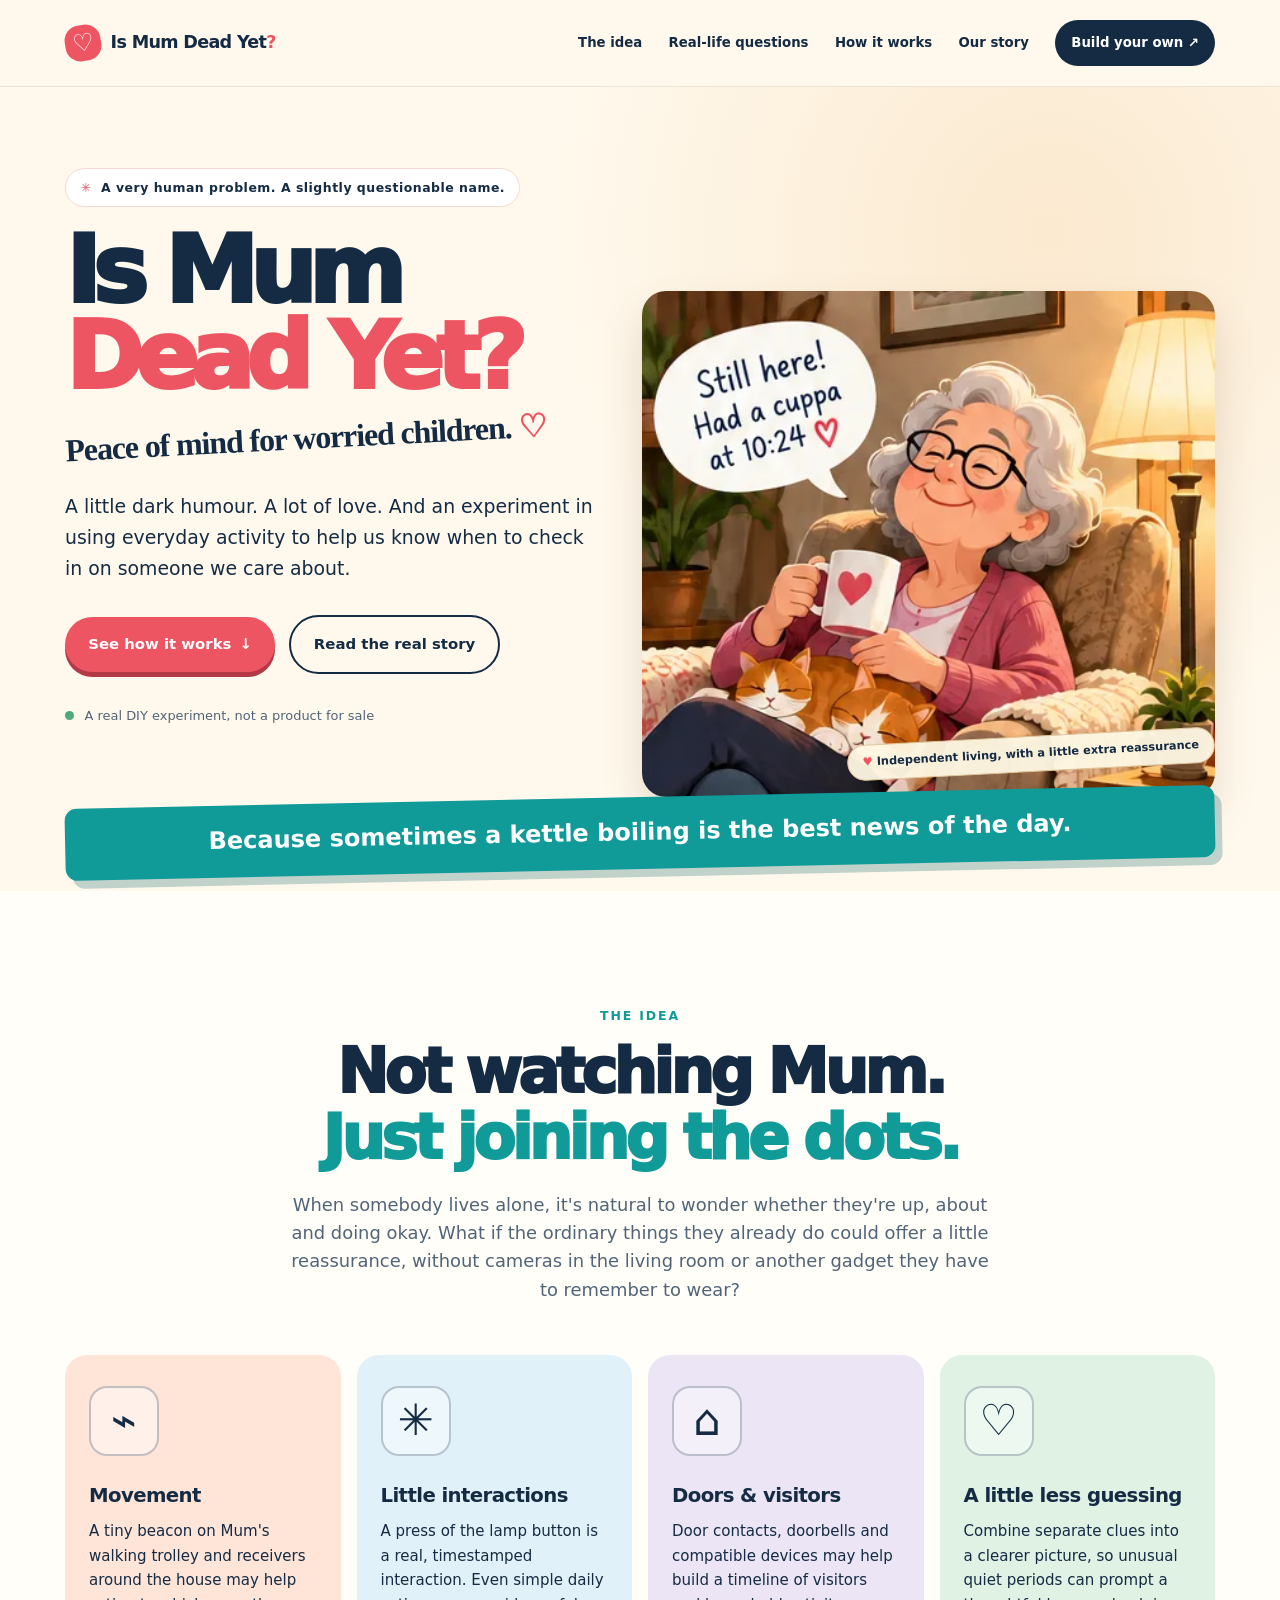
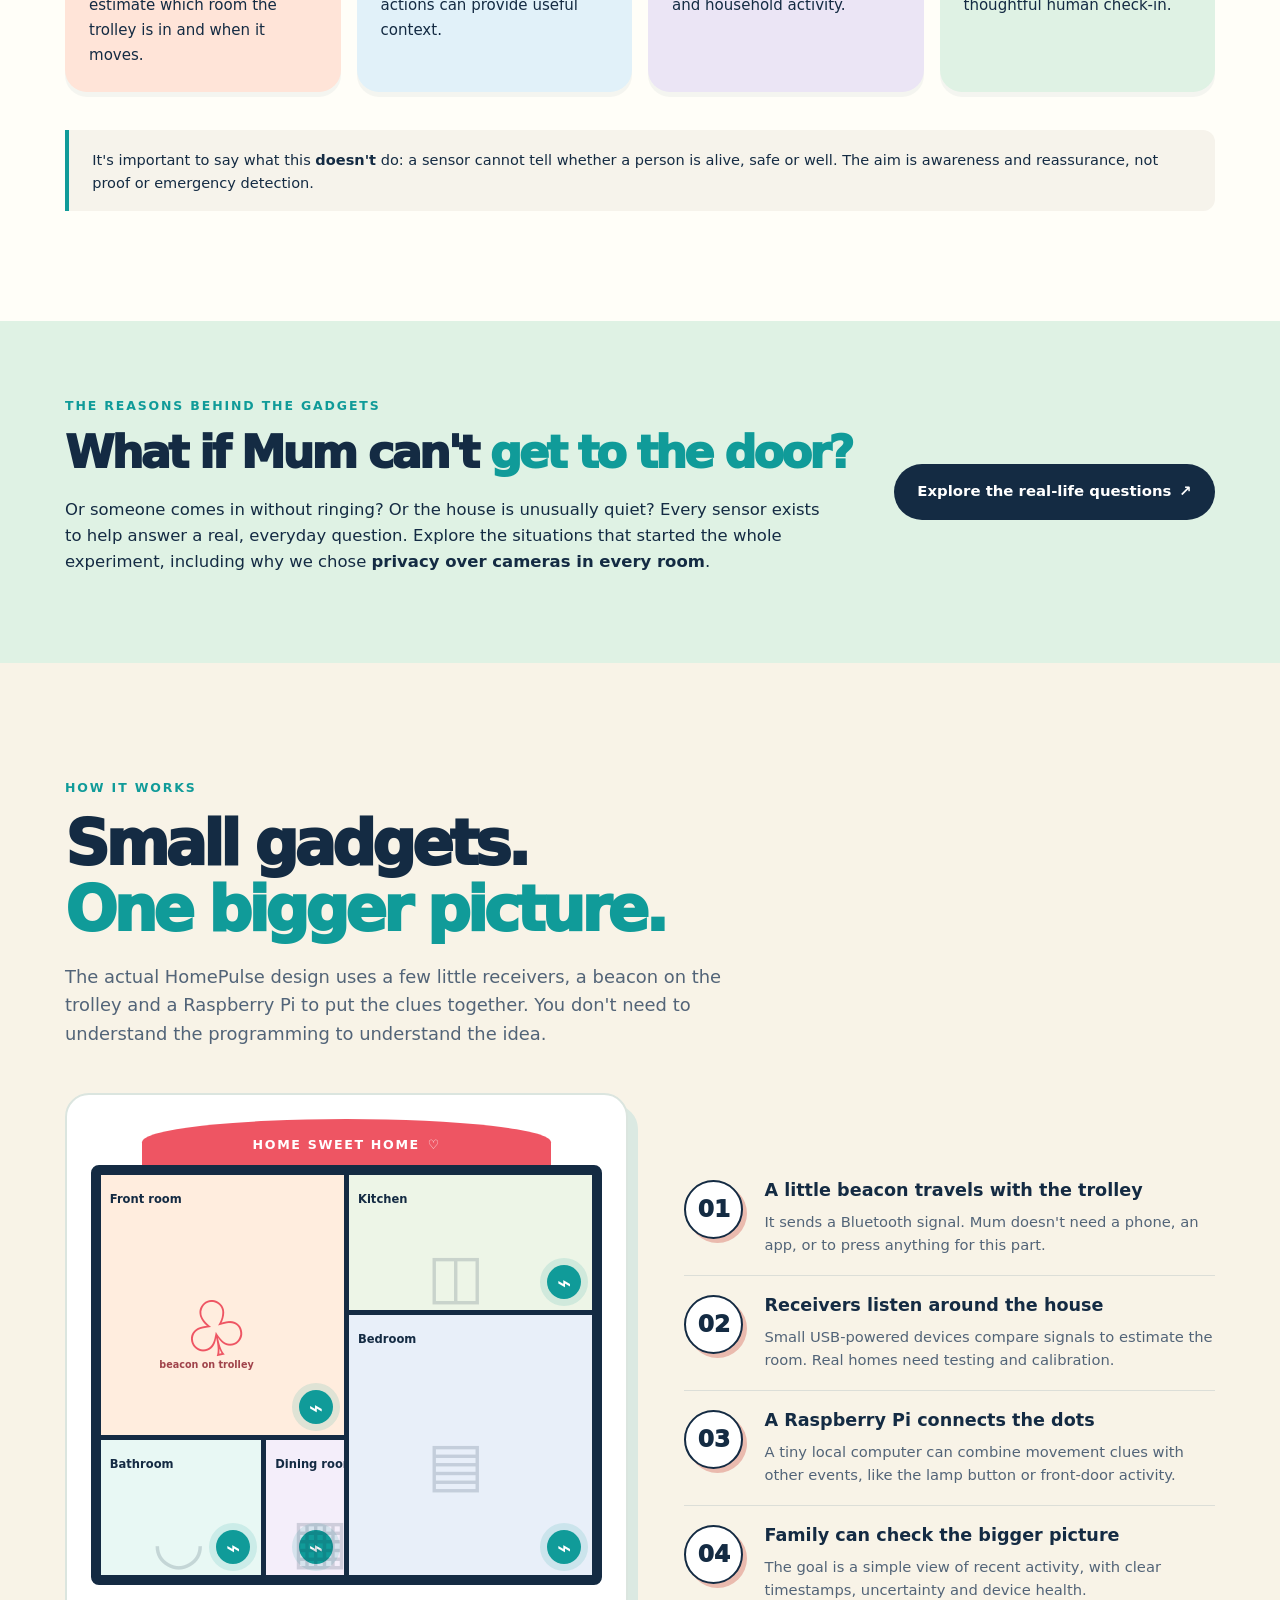
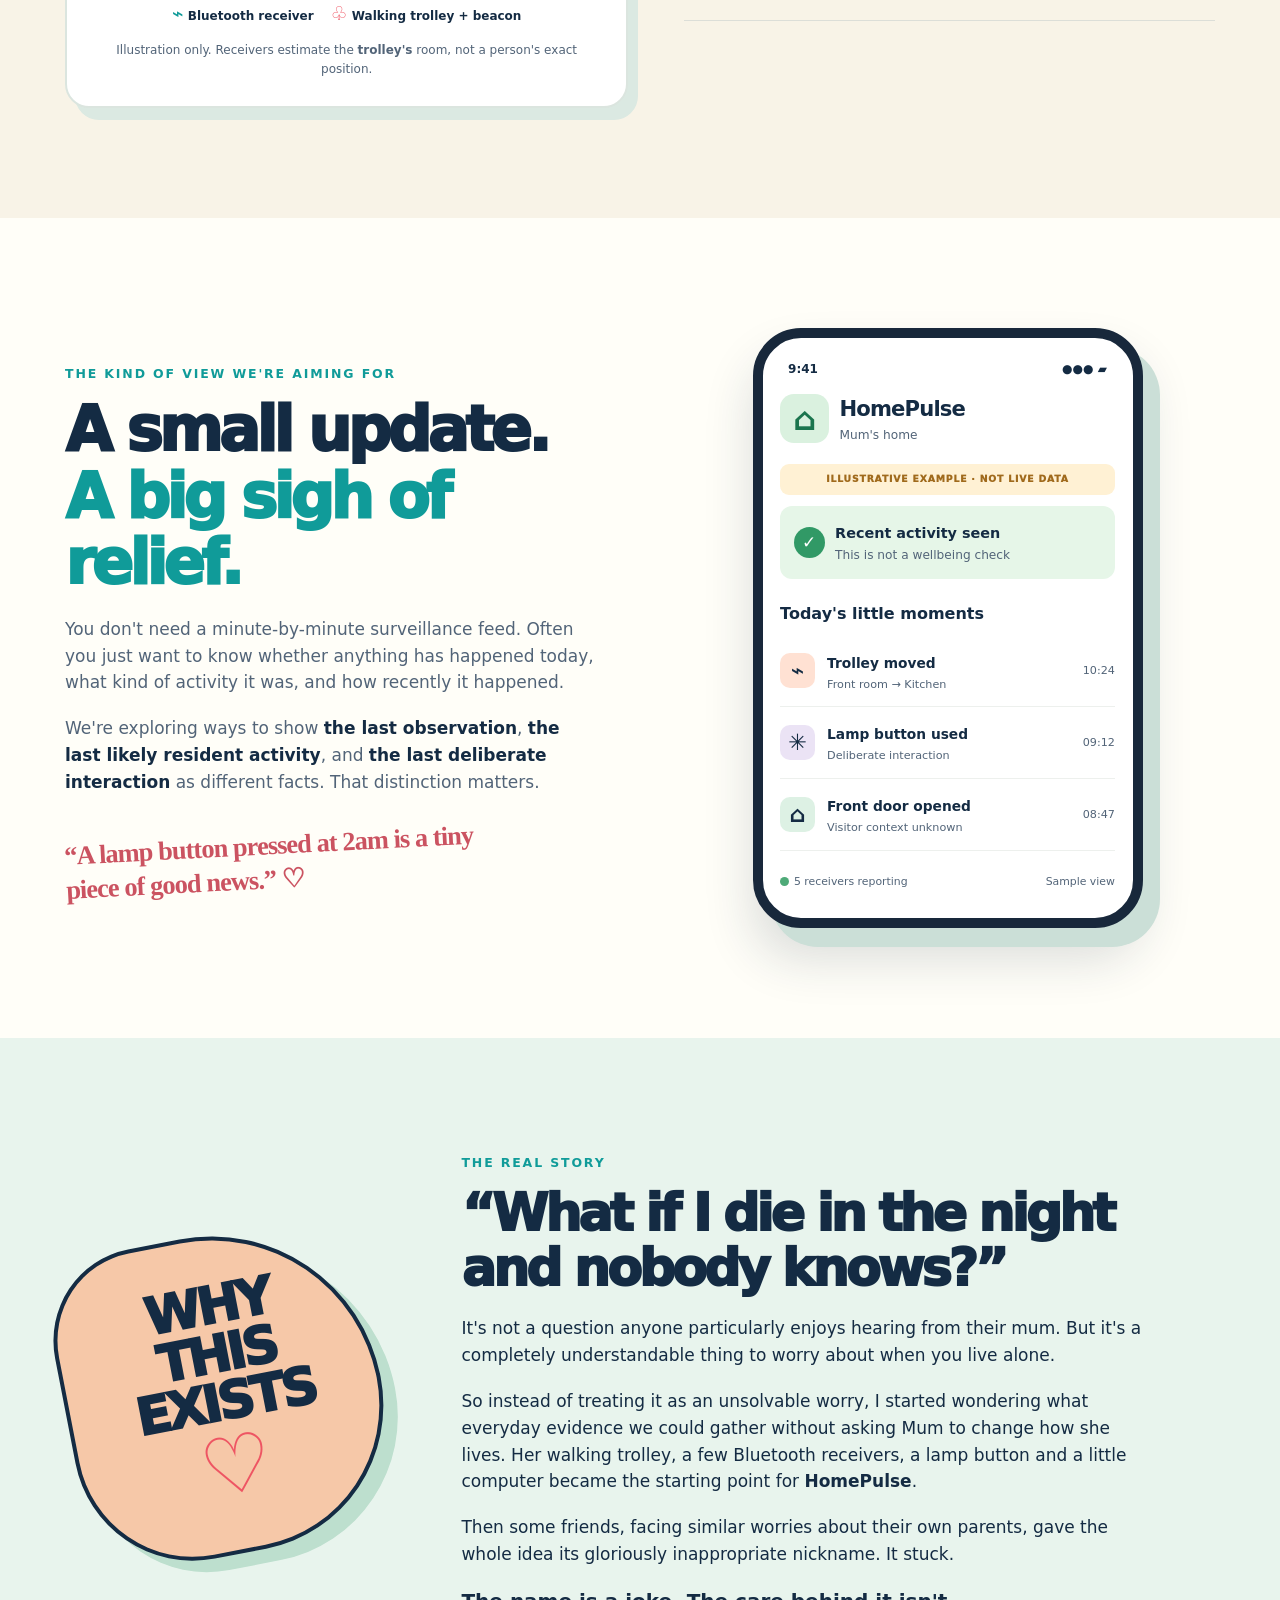
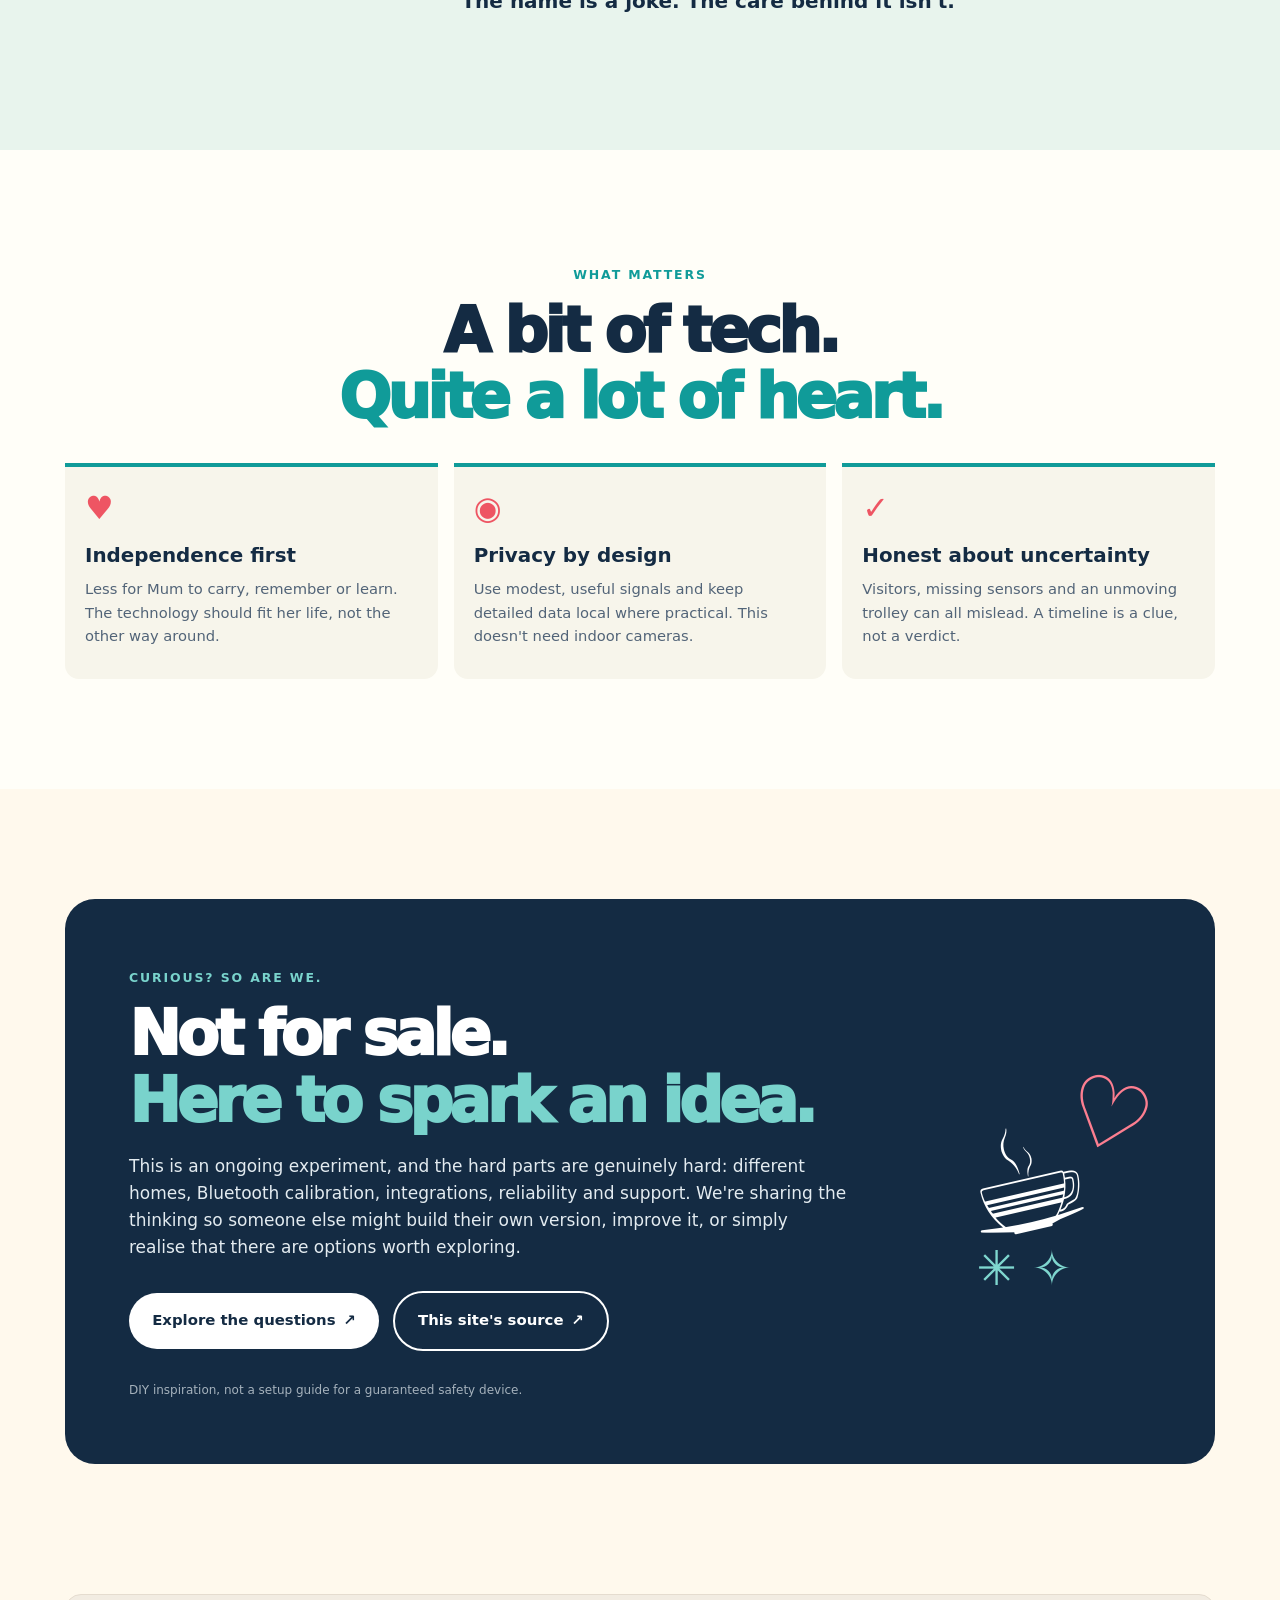
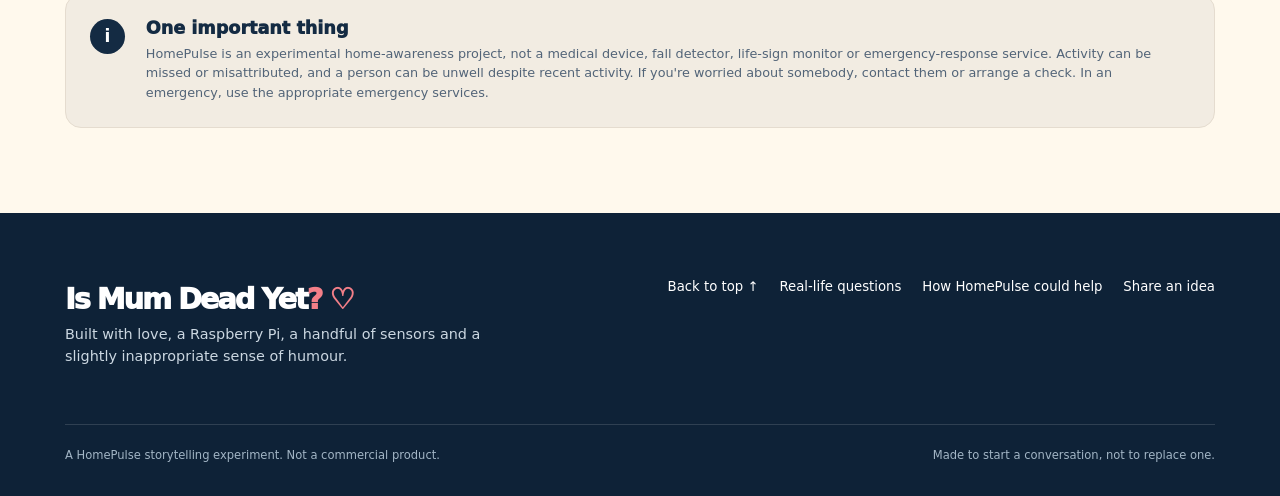
<file: index.html>
<!doctype html>
<html lang="en-GB">
<head>
  <meta charset="utf-8">
  <meta name="viewport" content="width=device-width, initial-scale=1">
  <meta name="theme-color" content="#fff9ed">
  <meta name="description" content="Is Mum Dead Yet? An affectionately irreverent DIY project about finding everyday signs of activity and a little peace of mind when someone you love lives alone.">
  <meta property="og:type" content="website">
  <meta property="og:title" content="Is Mum Dead Yet? | A little dark humour. A lot of love.">
  <meta property="og:description" content="A home-awareness experiment, inspired by one mum's very reasonable question.">
  <link rel="icon" type="image/svg+xml" href="assets/favicon.svg">
  <link rel="stylesheet" href="styles.css">
  <link rel="stylesheet" href="questions.css">
  <title>Is Mum Dead Yet? | The HomePulse experiment</title>
</head>
<body>
  <a class="skip-link" href="#main">Skip to content</a>
  <header class="site-header">
    <div class="shell header-inner">
      <a class="wordmark" href="#top" aria-label="Is Mum Dead Yet? home"><span class="pulse-mark" aria-hidden="true">♡</span> <span>Is Mum Dead Yet<span class="accent">?</span></span></a>
      <nav class="nav" aria-label="Main navigation">
        <a href="#idea">The idea</a>
        <a href="questions.html">Real-life questions</a>
        <a href="#how-it-works">How it works</a>
        <a href="#story">Our story</a>
        <a class="nav-pill" href="#build">Build your own <span aria-hidden="true">↗</span></a>
      </nav>
    </div>
  </header>

  <main id="main">
    <section class="hero" id="top" aria-labelledby="hero-title">
      <div class="shell hero-grid">
        <div class="hero-copy">
          <div class="eyebrow"><span class="sparkle" aria-hidden="true">✳</span> A very human problem. A slightly questionable name.</div>
          <h1 id="hero-title">Is Mum <span>Dead Yet?</span></h1>
          <p class="handwritten hero-aside">Peace of mind for worried children. <span aria-hidden="true">♡</span></p>
          <p class="hero-lead">A little dark humour. A lot of love. And an experiment in using everyday activity to help us know when to check in on someone we care about.</p>
          <div class="button-row">
            <a class="button primary" href="#how-it-works">See how it works <span aria-hidden="true">↓</span></a>
            <a class="button secondary" href="#story">Read the real story</a>
          </div>
          <p class="status-line"><span class="status-dot" aria-hidden="true"></span> A real DIY experiment, not a product for sale</p>
        </div>
        <div class="hero-art">
          
          <img src="assets/hero-original-grandma.webp" width="452" height="399" alt="The original poster illustration: a smiling silver-haired grandmother with glasses, enjoying a cup of tea in her armchair with two sleeping ginger cats and a speech bubble saying Still here! Had a cuppa.">
          <span class="art-caption"><span aria-hidden="true">♥</span> Independent living, with a little extra reassurance</span>
        </div>
      </div>
      <div class="shell"><div class="hero-ribbon">Because sometimes a kettle boiling is the best news of the day.</div></div>
    </section>

    <section class="section intro" id="idea" aria-labelledby="idea-title">
      <div class="shell">
        <div class="section-heading centered">
          <span class="kicker">THE IDEA</span>
          <h2 id="idea-title">Not watching Mum.<br><em>Just joining the dots.</em></h2>
          <p>When somebody lives alone, it's natural to wonder whether they're up, about and doing okay. What if the ordinary things they already do could offer a little reassurance, without cameras in the living room or another gadget they have to remember to wear?</p>
        </div>
        <div class="feature-grid">
          <article class="feature peach">
            <div class="icon-circle" aria-hidden="true">⌁</div>
            <h3>Movement</h3>
            <p>A tiny beacon on Mum's walking trolley and receivers around the house may help estimate which room the trolley is in and when it moves.</p>
          </article>
          <article class="feature blue">
            <div class="icon-circle" aria-hidden="true">✳</div>
            <h3>Little interactions</h3>
            <p>A press of the lamp button is a real, timestamped interaction. Even simple daily actions can provide useful context.</p>
          </article>
          <article class="feature lilac">
            <div class="icon-circle" aria-hidden="true">⌂</div>
            <h3>Doors & visitors</h3>
            <p>Door contacts, doorbells and compatible devices may help build a timeline of visitors and household activity.</p>
          </article>
          <article class="feature mint">
            <div class="icon-circle" aria-hidden="true">♡</div>
            <h3>A little less guessing</h3>
            <p>Combine separate clues into a clearer picture, so unusual quiet periods can prompt a thoughtful human check-in.</p>
          </article>
        </div>
        <p class="caveat">It's important to say what this <strong>doesn't</strong> do: a sensor cannot tell whether a person is alive, safe or well. The aim is awareness and reassurance, not proof or emergency detection.</p>
      </div>
    </section>

    <section class="q-home-teaser" id="real-life-questions" aria-labelledby="question-teaser-title">
      <div class="shell q-home-teaser-grid">
        <div>
          <span class="kicker">THE REASONS BEHIND THE GADGETS</span>
          <h2 id="question-teaser-title">What if Mum can't <em>get to the door?</em></h2>
          <p>Or someone comes in without ringing? Or the house is unusually quiet? Every sensor exists to help answer a real, everyday question. Explore the situations that started the whole experiment, including why we chose <strong>privacy over cameras in every room</strong>.</p>
        </div>
        <a class="button" href="questions.html">Explore the real-life questions <span aria-hidden="true">↗</span></a>
      </div>
    </section>

    <section class="section how-section" id="how-it-works" aria-labelledby="how-title">
      <div class="shell">
        <div class="section-heading">
          <span class="kicker">HOW IT WORKS</span>
          <h2 id="how-title">Small gadgets.<br><em>One bigger picture.</em></h2>
          <p>The actual HomePulse design uses a few little receivers, a beacon on the trolley and a Raspberry Pi to put the clues together. You don't need to understand the programming to understand the idea.</p>
        </div>
        <div class="how-grid">
          <div class="house-card" role="img" aria-label="Illustrative house layout with Bluetooth receivers in five rooms and a walking trolley carrying a Bluetooth beacon in the front room.">
            <div class="house-roof"><span>HOME SWEET HOME</span> <span aria-hidden="true">♡</span></div>
            <div class="floorplan">
              <div class="room room-front"><span class="room-label">Front room</span><span class="sensor" aria-hidden="true">⌁</span><span class="trolley" aria-hidden="true">♧</span><span class="beacon-label">beacon on trolley</span></div>
              <div class="room room-kitchen"><span class="room-label">Kitchen</span><span class="sensor" aria-hidden="true">⌁</span><span class="room-doodle" aria-hidden="true">◫</span></div>
              <div class="room room-bedroom"><span class="room-label">Bedroom</span><span class="sensor" aria-hidden="true">⌁</span><span class="room-doodle" aria-hidden="true">▤</span></div>
              <div class="room room-bath"><span class="room-label">Bathroom</span><span class="sensor" aria-hidden="true">⌁</span><span class="room-doodle" aria-hidden="true">◡</span></div>
              <div class="room room-dining"><span class="room-label">Dining room</span><span class="sensor" aria-hidden="true">⌁</span><span class="room-doodle" aria-hidden="true">▦</span></div>
            </div>
            <p class="diagram-key"><span class="sensor mini" aria-hidden="true">⌁</span> Bluetooth receiver &nbsp;&nbsp; <span class="trolley mini" aria-hidden="true">♧</span> Walking trolley + beacon</p>
            <p class="diagram-note">Illustration only. Receivers estimate the <strong>trolley's</strong> room, not a person's exact position.</p>
          </div>
          <div class="steps">
            <article class="step"><span class="step-number">01</span><div><h3>A little beacon travels with the trolley</h3><p>It sends a Bluetooth signal. Mum doesn't need a phone, an app, or to press anything for this part.</p></div></article>
            <article class="step"><span class="step-number">02</span><div><h3>Receivers listen around the house</h3><p>Small USB-powered devices compare signals to estimate the room. Real homes need testing and calibration.</p></div></article>
            <article class="step"><span class="step-number">03</span><div><h3>A Raspberry Pi connects the dots</h3><p>A tiny local computer can combine movement clues with other events, like the lamp button or front-door activity.</p></div></article>
            <article class="step"><span class="step-number">04</span><div><h3>Family can check the bigger picture</h3><p>The goal is a simple view of recent activity, with clear timestamps, uncertainty and device health.</p></div></article>
          </div>
        </div>
      </div>
    </section>

    <section class="section dashboard-section" aria-labelledby="dashboard-title">
      <div class="shell dashboard-grid">
        <div class="dashboard-copy">
          <span class="kicker">THE KIND OF VIEW WE'RE AIMING FOR</span>
          <h2 id="dashboard-title">A small update.<br><em>A big sigh of relief.</em></h2>
          <p>You don't need a minute-by-minute surveillance feed. Often you just want to know whether anything has happened today, what kind of activity it was, and how recently it happened.</p>
          <p>We're exploring ways to show <strong>the last observation</strong>, <strong>the last likely resident activity</strong>, and <strong>the last deliberate interaction</strong> as different facts. That distinction matters.</p>
          <div class="quote-tag handwritten">“A lamp button pressed at 2am is a tiny piece of good news.” ♡</div>
        </div>
        <div class="phone-wrap">
          <div class="phone" aria-label="Illustrative mock-up of a possible activity dashboard. Not actual live data.">
            <div class="phone-top"><span>9:41</span><span aria-hidden="true">●●●  ▰</span></div>
            <div class="app-heading"><span class="app-house" aria-hidden="true">⌂</span><div><strong>HomePulse</strong><small>Mum's home</small></div></div>
            <div class="demo-label">ILLUSTRATIVE EXAMPLE · NOT LIVE DATA</div>
            <div class="app-banner"><span class="app-check" aria-hidden="true">✓</span><div><strong>Recent activity seen</strong><small>This is not a wellbeing check</small></div></div>
            <h3>Today's little moments</h3>
            <ul class="event-list">
              <li><span class="event-icon peach-icon" aria-hidden="true">⌁</span><span><strong>Trolley moved</strong><small>Front room → Kitchen</small></span><time>10:24</time></li>
              <li><span class="event-icon lavender-icon" aria-hidden="true">✳</span><span><strong>Lamp button used</strong><small>Deliberate interaction</small></span><time>09:12</time></li>
              <li><span class="event-icon green-icon" aria-hidden="true">⌂</span><span><strong>Front door opened</strong><small>Visitor context unknown</small></span><time>08:47</time></li>
            </ul>
            <div class="phone-foot"><span class="online-dot"></span> 5 receivers reporting <span>Sample view</span></div>
          </div>
        </div>
      </div>
    </section>

    <section class="section story-section" id="story" aria-labelledby="story-title">
      <div class="shell story-grid">
        <div class="story-badge" aria-hidden="true"><span>WHY<br>THIS<br>EXISTS</span><span class="story-heart">♡</span></div>
        <div class="story-copy">
          <span class="kicker">THE REAL STORY</span>
          <h2 id="story-title">“What if I die in the night<br>and nobody knows?”</h2>
          <p>It's not a question anyone particularly enjoys hearing from their mum. But it's a completely understandable thing to worry about when you live alone.</p>
          <p>So instead of treating it as an unsolvable worry, I started wondering what everyday evidence we could gather without asking Mum to change how she lives. Her walking trolley, a few Bluetooth receivers, a lamp button and a little computer became the starting point for <strong>HomePulse</strong>.</p>
          <p>Then some friends, facing similar worries about their own parents, gave the whole idea its gloriously inappropriate nickname. It stuck.</p>
          <p class="story-emphasis">The name is a joke. The care behind it isn't.</p>
        </div>
      </div>
    </section>

    <section class="section principles-section" aria-labelledby="principles-title">
      <div class="shell">
        <div class="section-heading centered compact">
          <span class="kicker">WHAT MATTERS</span>
          <h2 id="principles-title">A bit of tech.<br><em>Quite a lot of heart.</em></h2>
        </div>
        <div class="principles-grid">
          <article><span aria-hidden="true">♥</span><h3>Independence first</h3><p>Less for Mum to carry, remember or learn. The technology should fit her life, not the other way around.</p></article>
          <article><span aria-hidden="true">◉</span><h3>Privacy by design</h3><p>Use modest, useful signals and keep detailed data local where practical. This doesn't need indoor cameras.</p></article>
          <article><span aria-hidden="true">✓</span><h3>Honest about uncertainty</h3><p>Visitors, missing sensors and an unmoving trolley can all mislead. A timeline is a clue, not a verdict.</p></article>
        </div>
      </div>
    </section>

    <section class="section build-section" id="build" aria-labelledby="build-title">
      <div class="shell build-card">
        <div class="build-text">
          <span class="kicker">CURIOUS? SO ARE WE.</span>
          <h2 id="build-title">Not for sale.<br><em>Here to spark an idea.</em></h2>
          <p>This is an ongoing experiment, and the hard parts are genuinely hard: different homes, Bluetooth calibration, integrations, reliability and support. We're sharing the thinking so someone else might build their own version, improve it, or simply realise that there are options worth exploring.</p>
          <div class="button-row">
            <a class="button white" href="questions.html">Explore the questions <span aria-hidden="true">↗</span></a>
            <a class="button outline-white" href="https://github.com/is-mum-dead-yet/is-mum-dead-yet.github.io" target="_blank" rel="noopener noreferrer">This site's source <span aria-hidden="true">↗</span></a>
          </div>
          <p class="build-caption">DIY inspiration, not a setup guide for a guaranteed safety device.</p>
        </div>
        <div class="build-decoration" aria-hidden="true"><span class="build-mug">☕</span><span class="build-heart">♡</span><span class="build-stars">✳ ✧</span></div>
      </div>
    </section>

    <section class="section disclaimer-section" aria-labelledby="disclaimer-title">
      <div class="shell disclaimer">
        <div class="disclaimer-icon" aria-hidden="true">i</div>
        <div>
          <h2 id="disclaimer-title">One important thing</h2>
          <p>HomePulse is an experimental home-awareness project, not a medical device, fall detector, life-sign monitor or emergency-response service. Activity can be missed or misattributed, and a person can be unwell despite recent activity. If you're worried about somebody, contact them or arrange a check. In an emergency, use the appropriate emergency services.</p>
        </div>
      </div>
    </section>
  </main>
  <footer class="footer">
    <div class="shell footer-grid"><div><div class="footer-title">Is Mum Dead Yet<span>?</span> <span aria-hidden="true">♡</span></div><p>Built with love, a Raspberry Pi, a handful of sensors and a slightly inappropriate sense of humour.</p></div><div class="footer-links"><a href="#top">Back to top ↑</a><a href="questions.html">Real-life questions</a><a href="questions.html">How HomePulse could help</a><a href="https://github.com/is-mum-dead-yet/is-mum-dead-yet.github.io/issues">Share an idea</a></div></div>
    <div class="shell footer-bottom"><span>A HomePulse storytelling experiment. Not a commercial product.</span><span>Made to start a conversation, not to replace one.</span></div>
  </footer>
</body>
</html>
</file>
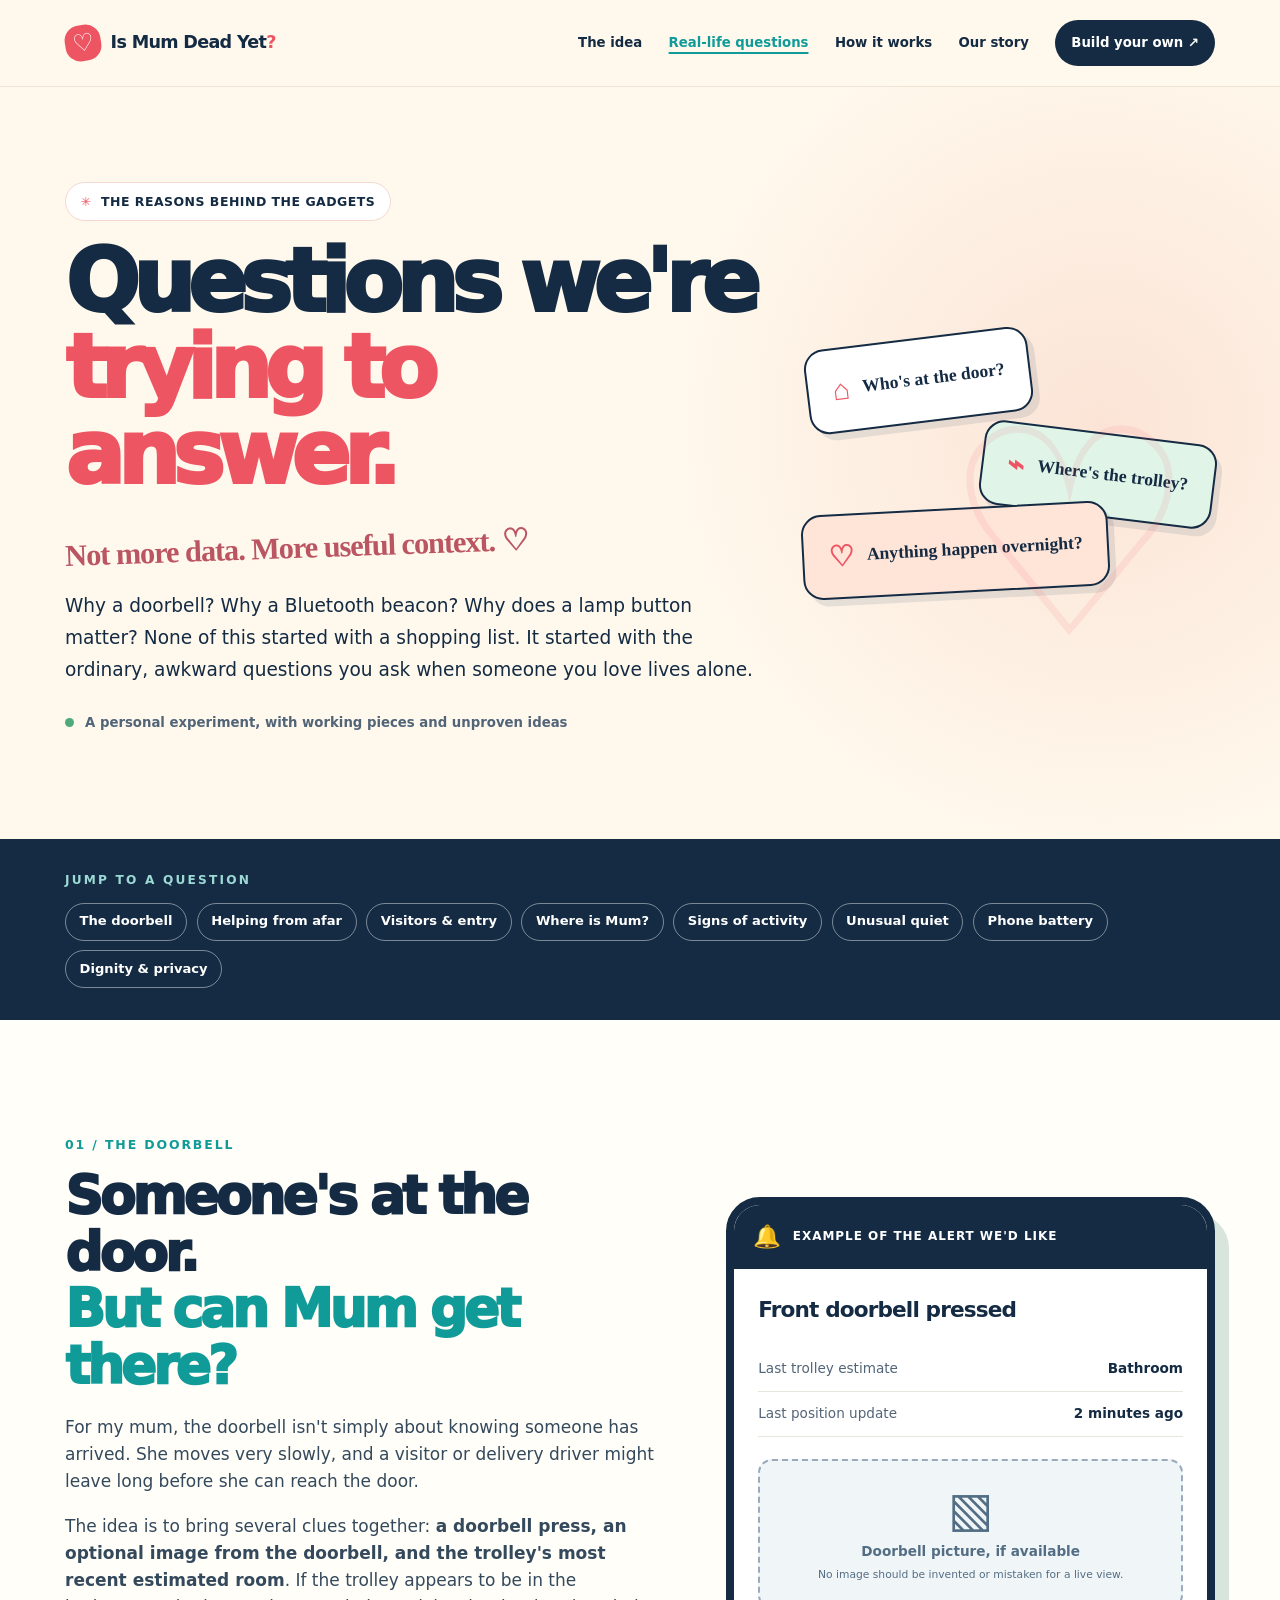
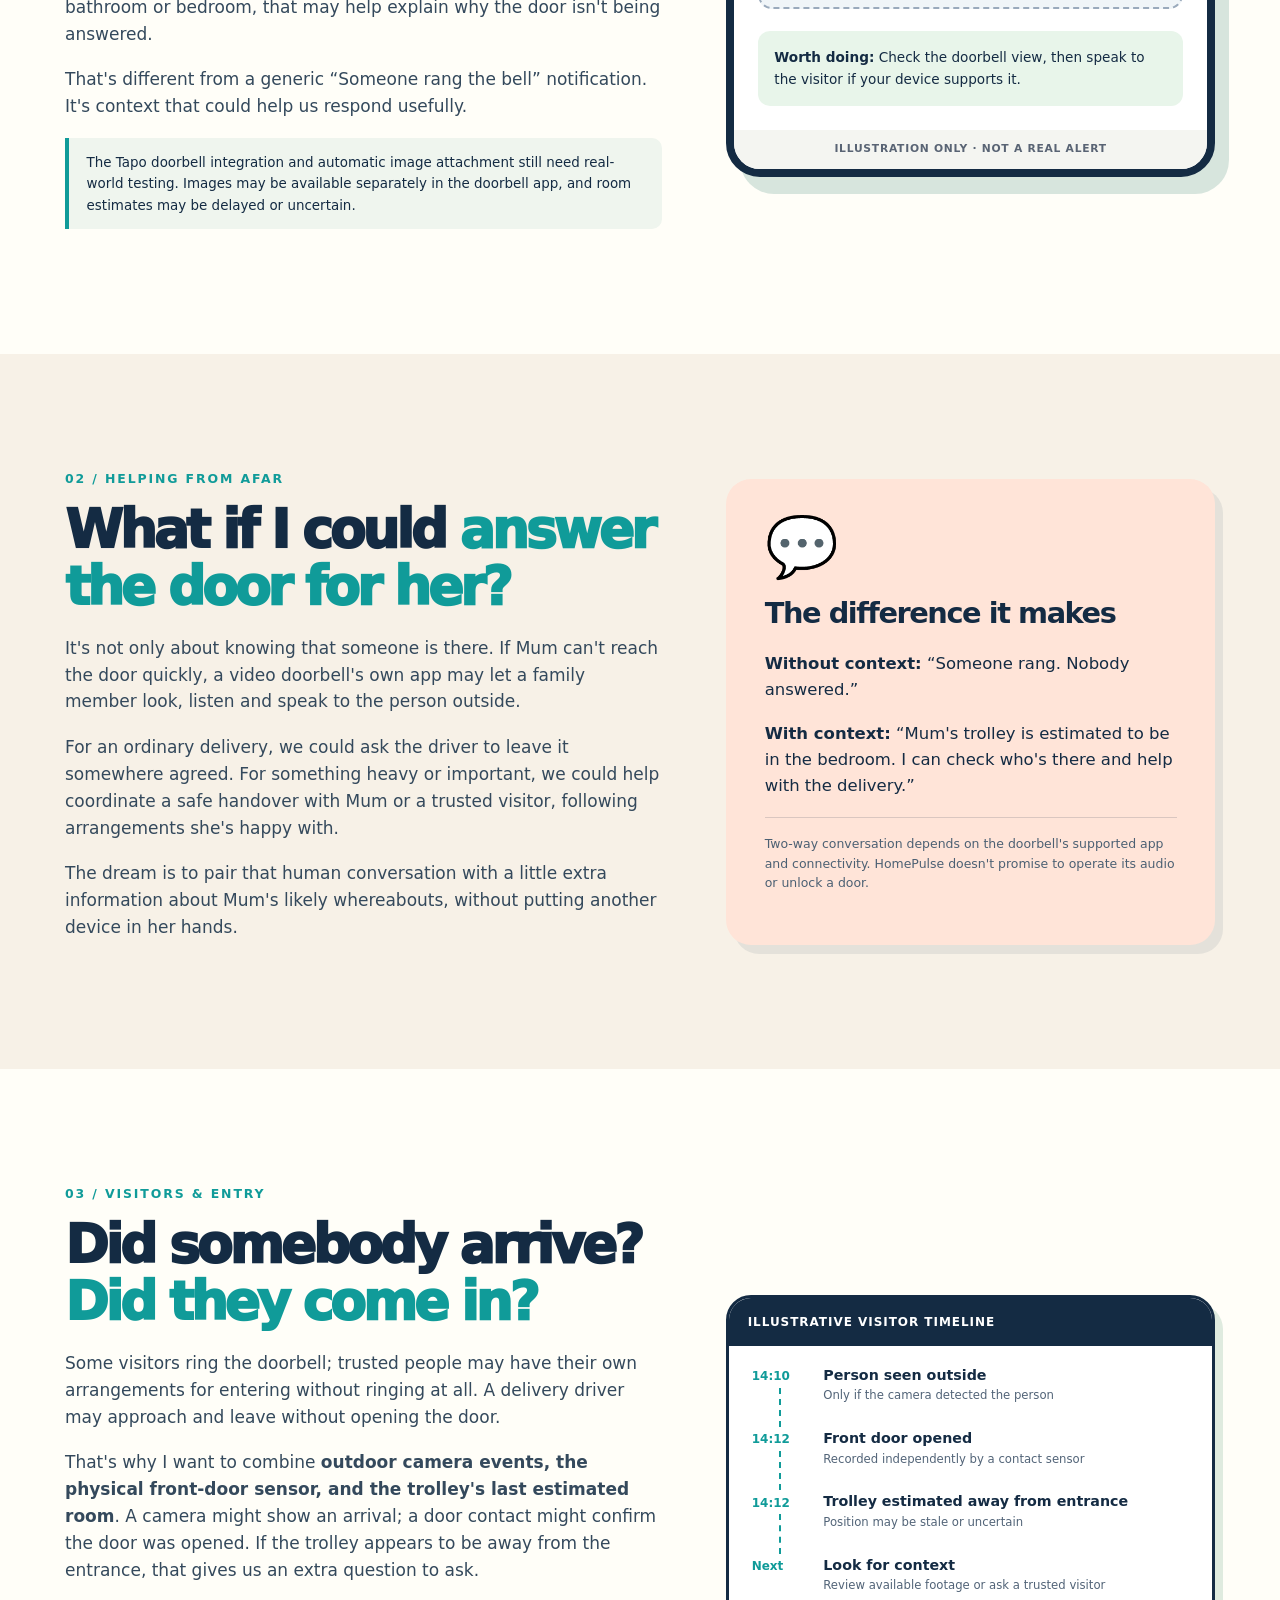
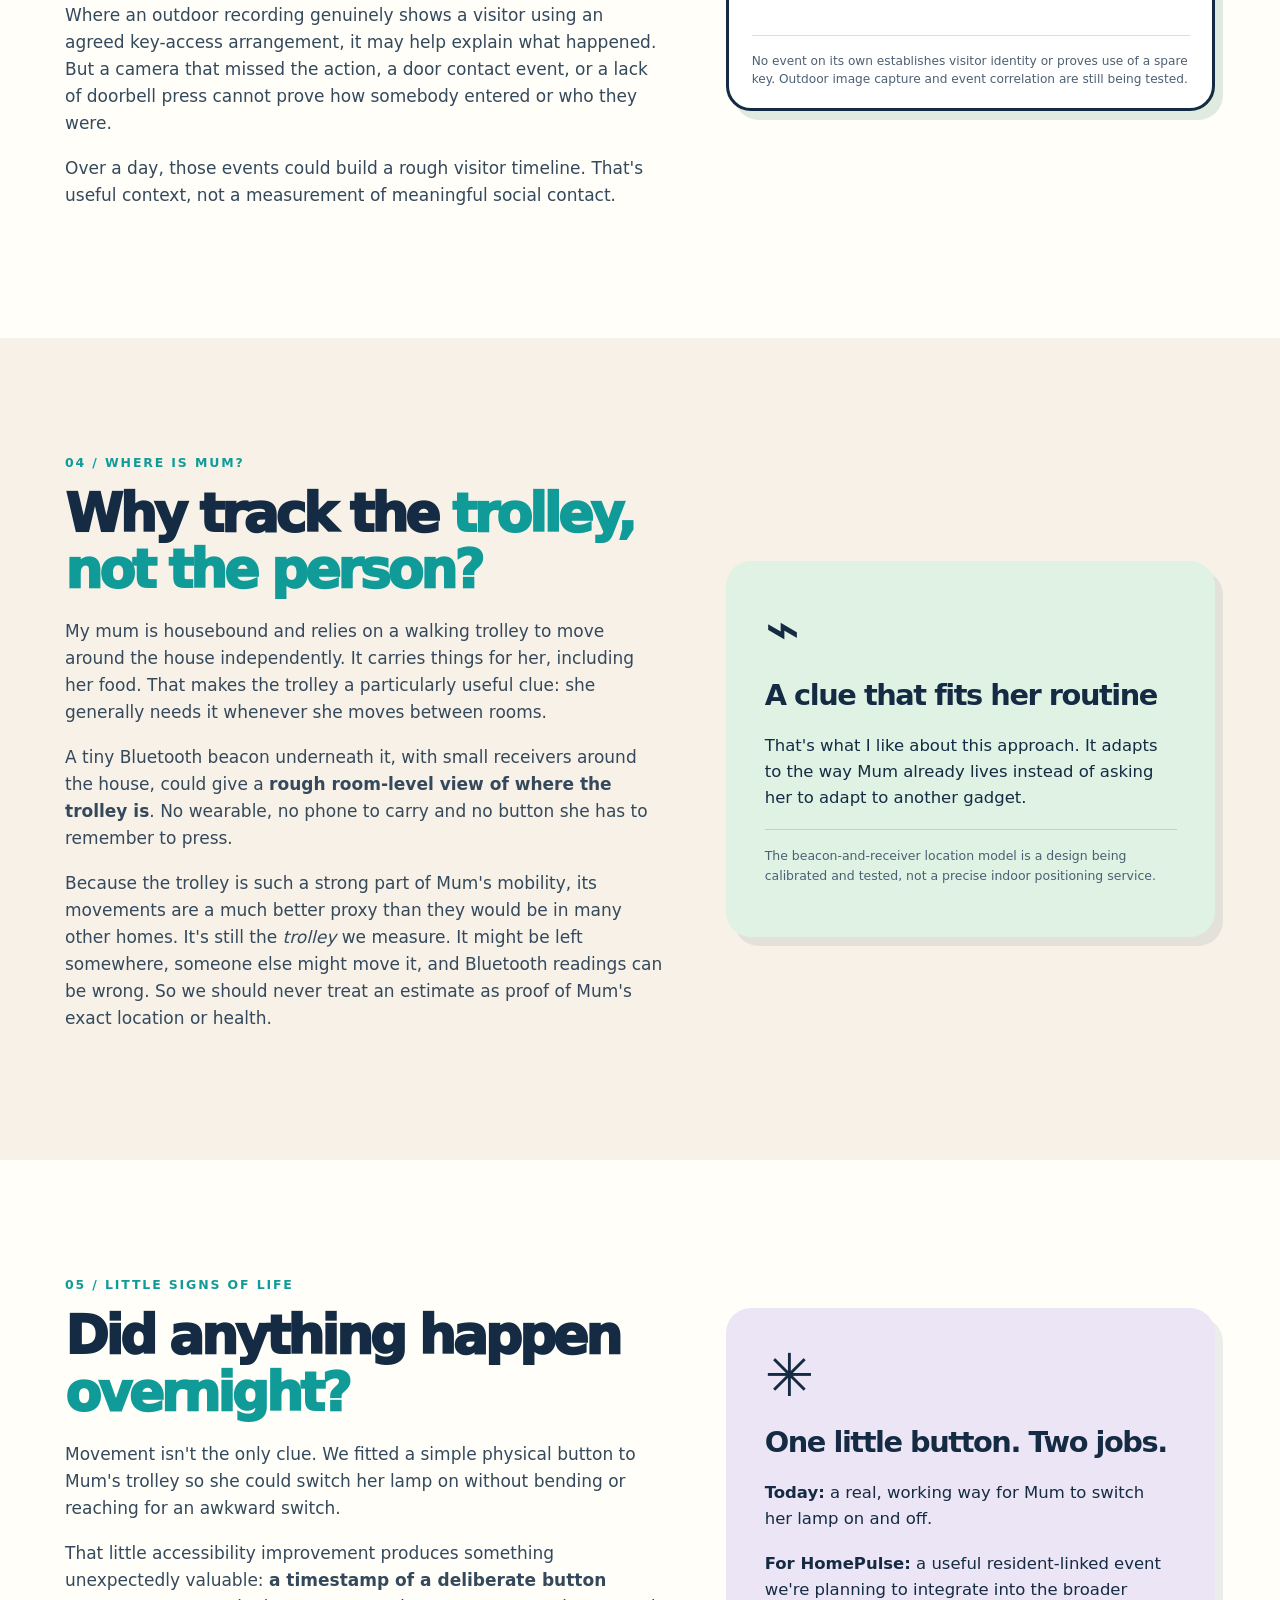
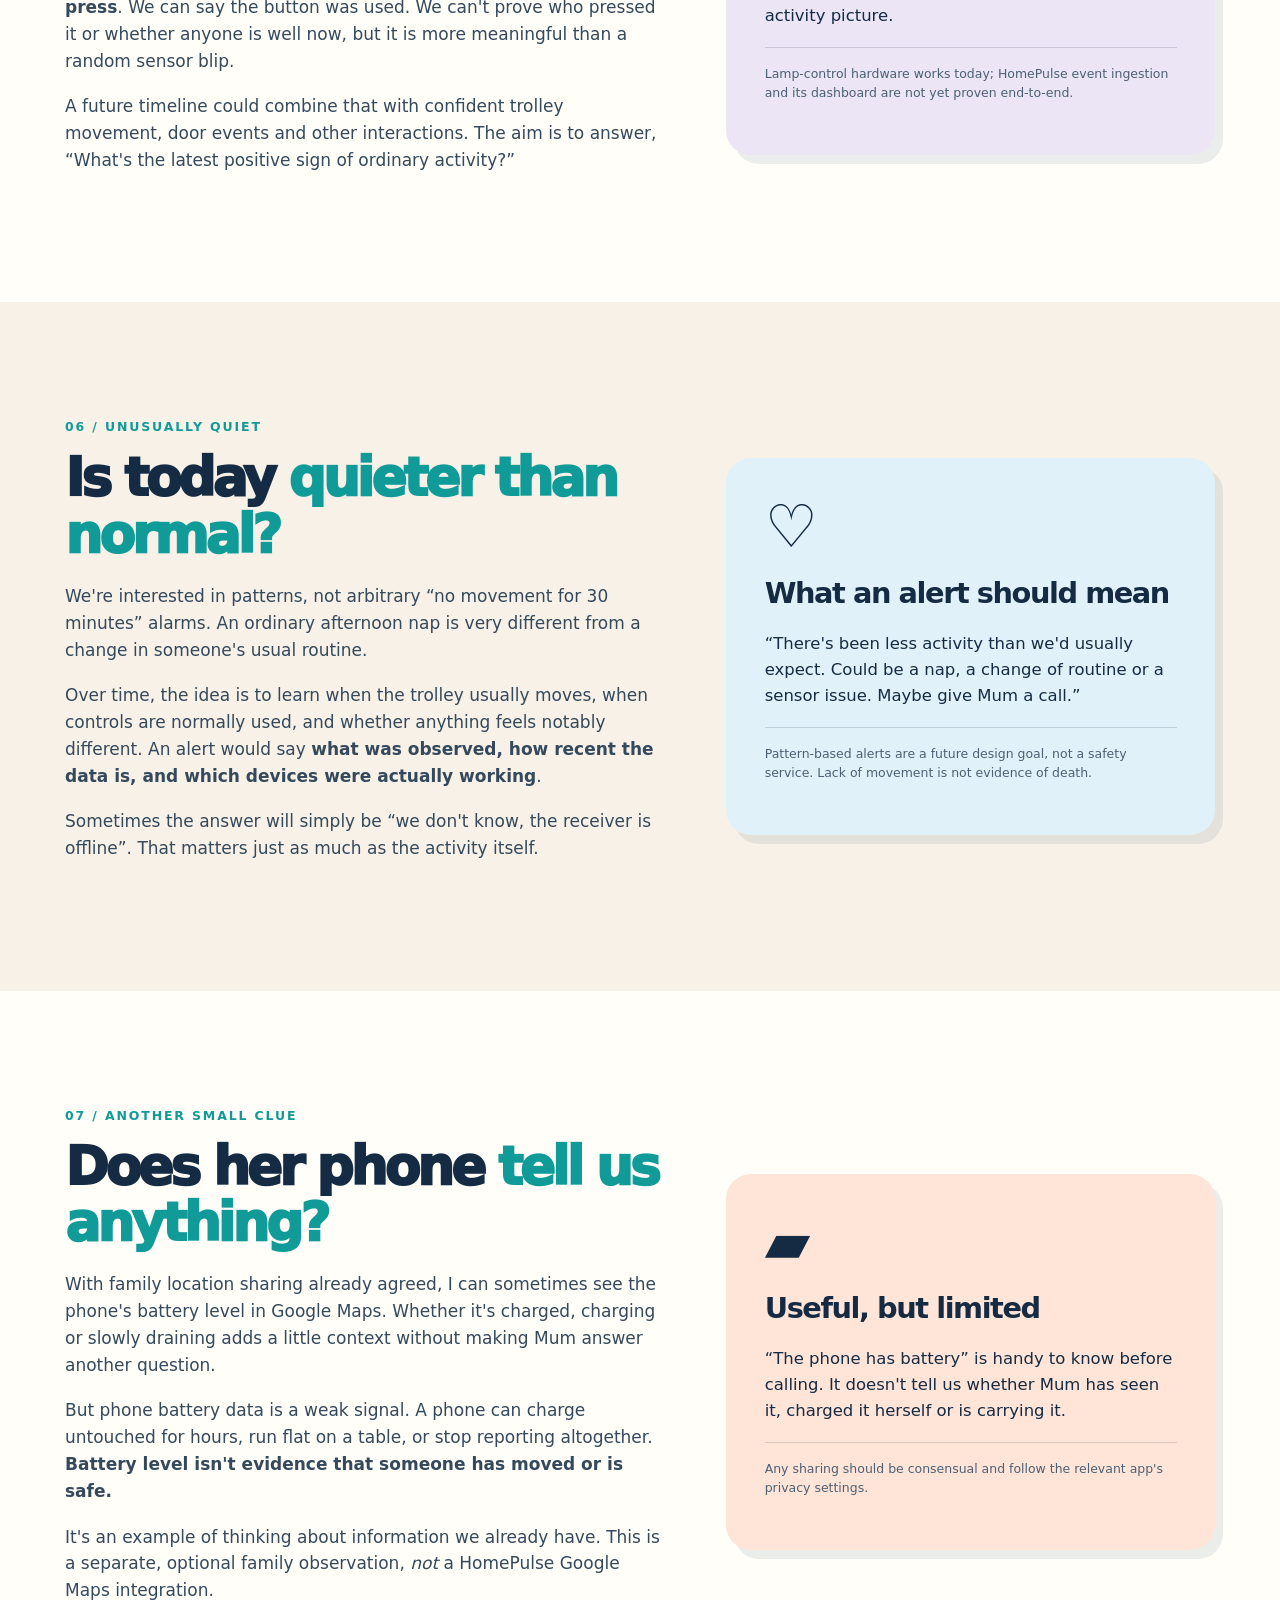
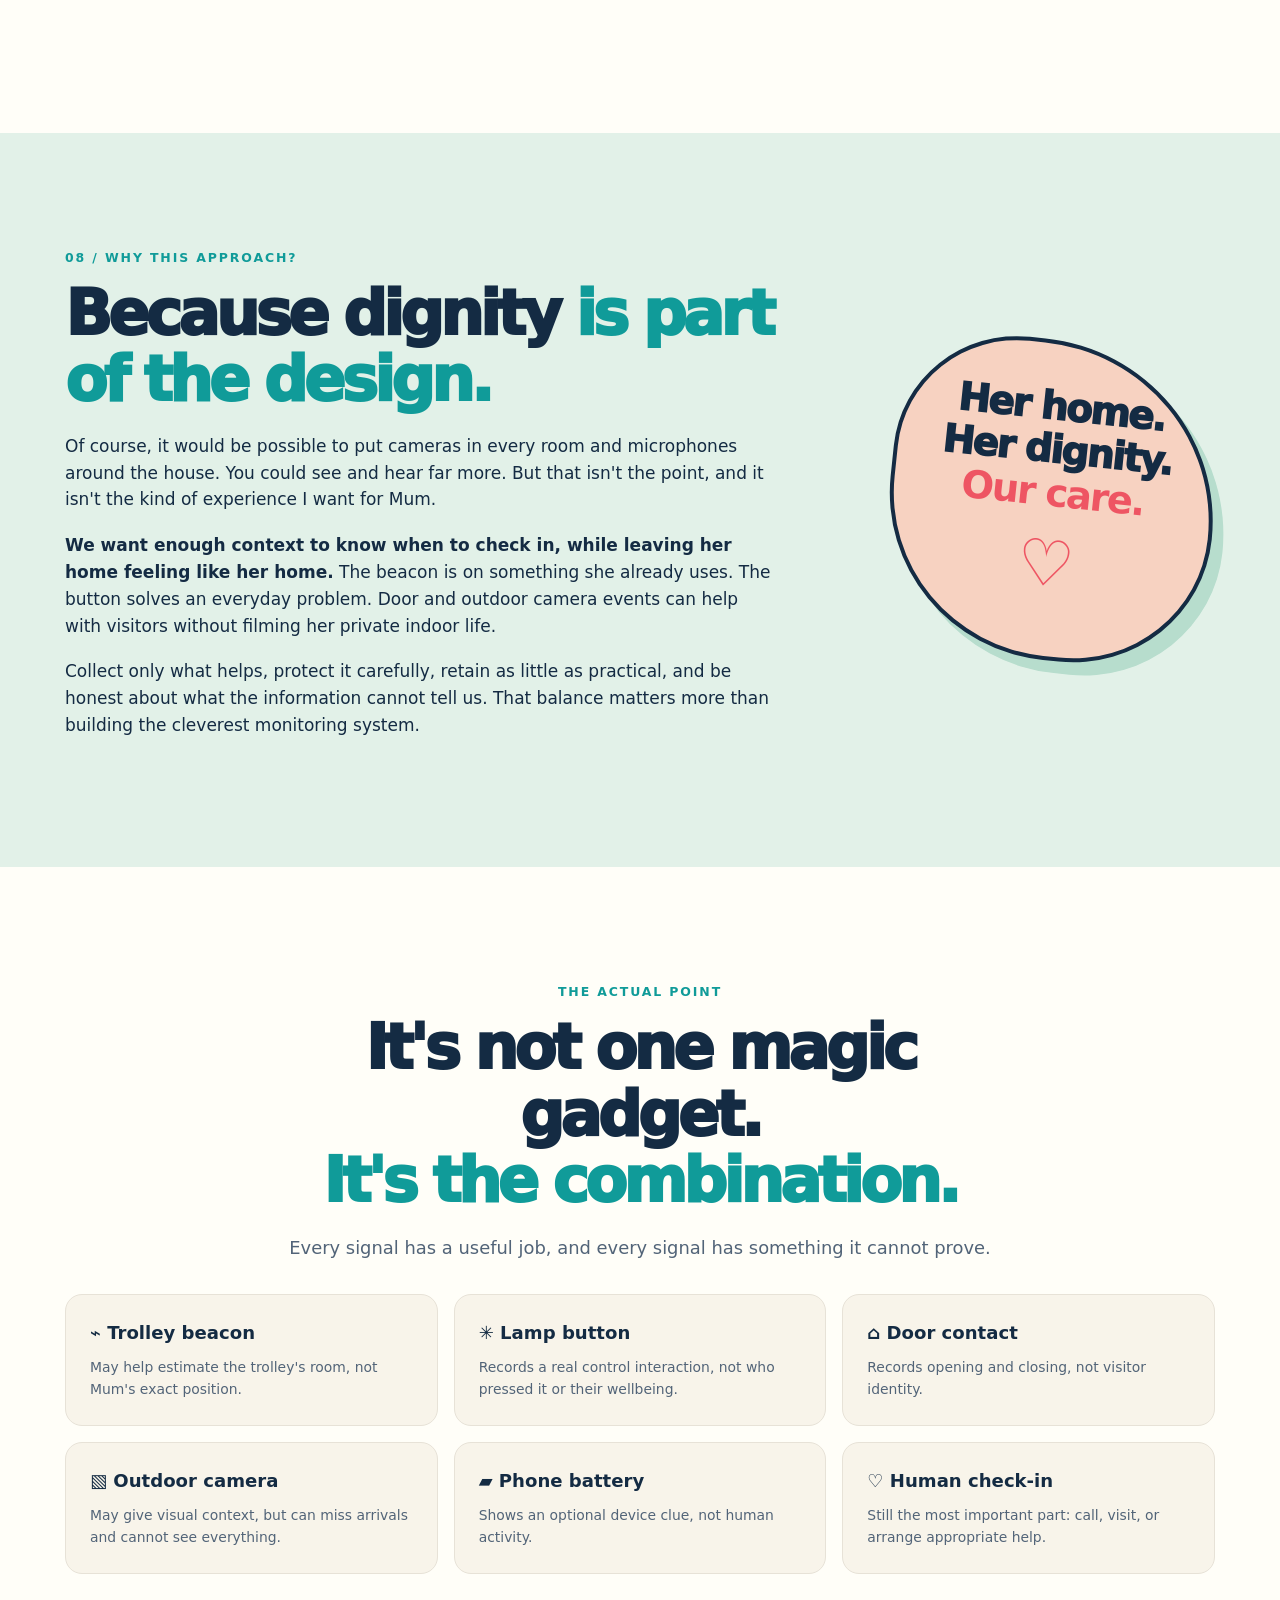
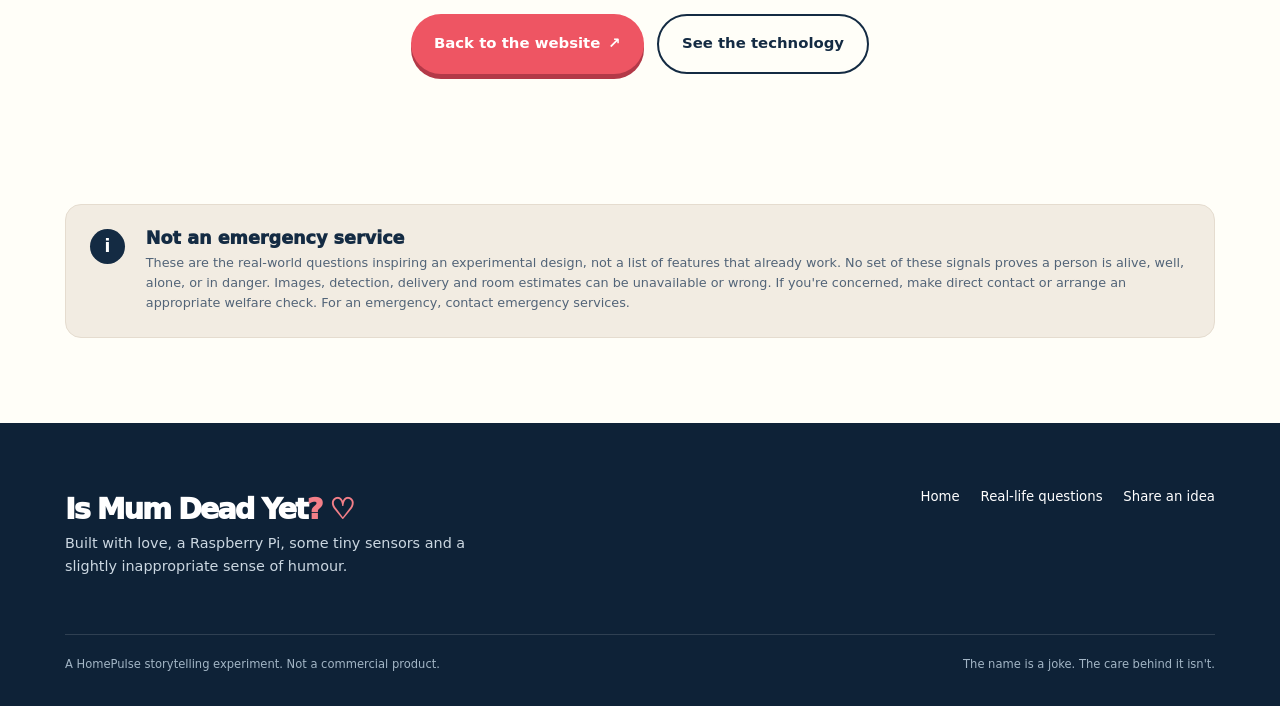
<file: questions.html>
<!doctype html>
<html lang="en-GB">
<head>
  <meta charset="utf-8">
  <meta name="viewport" content="width=device-width, initial-scale=1">
  <meta name="theme-color" content="#fff9ed">
  <meta name="description" content="The real-life questions behind Is Mum Dead Yet? From missed doorbells and visitors to quiet mornings, everyday activity and dignity at home.">
  <meta property="og:type" content="website">
  <meta property="og:title" content="The Questions We're Trying to Answer | Is Mum Dead Yet?">
  <meta property="og:description" content="Not more data. More useful context for families, without turning a home into a surveillance system.">
  <link rel="icon" type="image/svg+xml" href="assets/favicon.svg">
  <link rel="stylesheet" href="styles.css">
  <link rel="stylesheet" href="questions.css">
  <title>Questions We're Trying to Answer | Is Mum Dead Yet?</title>
</head>
<body>
  <a class="skip-link" href="#main">Skip to content</a>
  <header class="site-header"><div class="shell header-inner">
    <a class="wordmark" href="index.html" aria-label="Is Mum Dead Yet? home"><span class="pulse-mark" aria-hidden="true">♡</span> <span>Is Mum Dead Yet<span class="accent">?</span></span></a>
    <nav class="nav" aria-label="Main navigation">
      <a href="index.html#idea">The idea</a><a href="questions.html" aria-current="page">Real-life questions</a>
      <a href="index.html#how-it-works">How it works</a><a href="index.html#story">Our story</a>
      <a class="nav-pill" href="index.html#build">Build your own <span aria-hidden="true">↗</span></a>
    </nav>
  </div></header>
  <main id="main">
    <section class="q-hero"><div class="shell q-hero-grid">
      <div>
        <div class="eyebrow"><span class="sparkle" aria-hidden="true">✳</span> THE REASONS BEHIND THE GADGETS</div>
        <h1>Questions we're <span>trying to answer.</span></h1>
        <p class="q-handwritten handwritten">Not more data. More useful context. ♡</p>
        <p class="q-lead">Why a doorbell? Why a Bluetooth beacon? Why does a lamp button matter? None of this started with a shopping list. It started with the ordinary, awkward questions you ask when someone you love lives alone.</p>
        <p class="q-status"><span class="status-dot" aria-hidden="true"></span> A personal experiment, with working pieces and unproven ideas</p>
      </div>
      <div class="q-hero-art" aria-hidden="true">
        <div class="q-note note-one"><span class="note-icon">⌂</span> Who's at the door?</div>
        <div class="q-note note-two"><span class="note-icon">⌁</span> Where's the trolley?</div>
        <div class="q-note note-three"><span class="note-icon">♡</span> Anything happen overnight?</div>
        <span class="q-bigheart">♡</span>
      </div>
    </div></section>
    <nav class="q-shortcuts" aria-label="Jump to a question"><div class="shell">
      <p>JUMP TO A QUESTION</p>
      <div class="q-chips">
        <a href="#doorbell">The doorbell</a><a href="#help">Helping from afar</a>
        <a href="#visitors">Visitors &amp; entry</a><a href="#where">Where is Mum?</a>
        <a href="#overnight">Signs of activity</a><a href="#quiet">Unusual quiet</a>
        <a href="#phone">Phone battery</a><a href="#privacy">Dignity &amp; privacy</a>
      </div>
    </div></nav>

    <section class="section q-section" id="doorbell"><div class="shell q-scenario-grid">
      <div class="q-copy">
        <span class="kicker">01 / THE DOORBELL</span>
        <h2>Someone's at the door.<br><em>But can Mum get there?</em></h2>
        <p>For my mum, the doorbell isn't simply about knowing someone has arrived. She moves very slowly, and a visitor or delivery driver might leave long before she can reach the door.</p>
        <p>The idea is to bring several clues together: <strong>a doorbell press, an optional image from the doorbell, and the trolley's most recent estimated room</strong>. If the trolley appears to be in the bathroom or bedroom, that may help explain why the door isn't being answered.</p>
        <p>That's different from a generic “Someone rang the bell” notification. It's context that could help us respond usefully.</p>
        <p class="q-honesty">The Tapo doorbell integration and automatic image attachment still need real-world testing. Images may be available separately in the doorbell app, and room estimates may be delayed or uncertain.</p>
      </div>
      <div class="q-example">
        <div class="q-example-top"><span aria-hidden="true">🔔</span><span>EXAMPLE OF THE ALERT WE'D LIKE</span></div>
        <div class="q-example-body">
          <strong class="q-example-title">Front doorbell pressed</strong>
          <div class="q-example-row"><span>Last trolley estimate</span><strong>Bathroom</strong></div>
          <div class="q-example-row"><span>Last position update</span><strong>2 minutes ago</strong></div>
          <div class="q-image-placeholder"><span aria-hidden="true">▧</span><span>Doorbell picture, if available</span><small>No image should be invented or mistaken for a live view.</small></div>
          <div class="q-next"><strong>Worth doing:</strong> Check the doorbell view, then speak to the visitor if your device supports it.</div>
        </div>
        <div class="q-example-foot">ILLUSTRATION ONLY · NOT A REAL ALERT</div>
      </div>
    </div></section>

    <section class="section q-section q-soft" id="help"><div class="shell q-scenario-grid">
      <div class="q-copy">
        <span class="kicker">02 / HELPING FROM AFAR</span>
        <h2>What if I could <em>answer the door for her?</em></h2>
        <p>It's not only about knowing that someone is there. If Mum can't reach the door quickly, a video doorbell's own app may let a family member look, listen and speak to the person outside.</p>
        <p>For an ordinary delivery, we could ask the driver to leave it somewhere agreed. For something heavy or important, we could help coordinate a safe handover with Mum or a trusted visitor, following arrangements she's happy with.</p>
        <p>The dream is to pair that human conversation with a little extra information about Mum's likely whereabouts, without putting another device in her hands.</p>
      </div>
      <aside class="q-note-card peach">
        <span class="q-card-symbol" aria-hidden="true">💬</span><h3>The difference it makes</h3>
        <p><strong>Without context:</strong> “Someone rang. Nobody answered.”</p>
        <p><strong>With context:</strong> “Mum's trolley is estimated to be in the bedroom. I can check who's there and help with the delivery.”</p>
        <p class="q-tiny">Two-way conversation depends on the doorbell's supported app and connectivity. HomePulse doesn't promise to operate its audio or unlock a door.</p>
      </aside>
    </div></section>

    <section class="section q-section" id="visitors"><div class="shell q-scenario-grid">
      <div class="q-copy">
        <span class="kicker">03 / VISITORS &amp; ENTRY</span>
        <h2>Did somebody arrive?<br><em>Did they come in?</em></h2>
        <p>Some visitors ring the doorbell; trusted people may have their own arrangements for entering without ringing at all. A delivery driver may approach and leave without opening the door.</p>
        <p>That's why I want to combine <strong>outdoor camera events, the physical front-door sensor, and the trolley's last estimated room</strong>. A camera might show an arrival; a door contact might confirm the door was opened. If the trolley appears to be away from the entrance, that gives us an extra question to ask.</p>
        <p>Where an outdoor recording genuinely shows a visitor using an agreed key-access arrangement, it may help explain what happened. But a camera that missed the action, a door contact event, or a lack of doorbell press cannot prove how somebody entered or who they were.</p>
        <p>Over a day, those events could build a rough visitor timeline. That's useful context, not a measurement of meaningful social contact.</p>
      </div>
      <aside class="q-timeline" aria-label="Example of how different signals might align">
        <div class="q-example-top">ILLUSTRATIVE VISITOR TIMELINE</div>
        <ol>
          <li><span>14:10</span><div><strong>Person seen outside</strong><small>Only if the camera detected the person</small></div></li>
          <li><span>14:12</span><div><strong>Front door opened</strong><small>Recorded independently by a contact sensor</small></div></li>
          <li><span>14:12</span><div><strong>Trolley estimated away from entrance</strong><small>Position may be stale or uncertain</small></div></li>
          <li><span>Next</span><div><strong>Look for context</strong><small>Review available footage or ask a trusted visitor</small></div></li>
        </ol>
        <p class="q-tiny">No event on its own establishes visitor identity or proves use of a spare key. Outdoor image capture and event correlation are still being tested.</p>
      </aside>
    </div></section>

    <section class="section q-section q-soft" id="where"><div class="shell q-scenario-grid">
      <div class="q-copy">
        <span class="kicker">04 / WHERE IS MUM?</span>
        <h2>Why track the <em>trolley, not the person?</em></h2>
        <p>My mum is housebound and relies on a walking trolley to move around the house independently. It carries things for her, including her food. That makes the trolley a particularly useful clue: she generally needs it whenever she moves between rooms.</p>
        <p>A tiny Bluetooth beacon underneath it, with small receivers around the house, could give a <strong>rough room-level view of where the trolley is</strong>. No wearable, no phone to carry and no button she has to remember to press.</p>
        <p>Because the trolley is such a strong part of Mum's mobility, its movements are a much better proxy than they would be in many other homes. It's still the <em>trolley</em> we measure. It might be left somewhere, someone else might move it, and Bluetooth readings can be wrong. So we should never treat an estimate as proof of Mum's exact location or health.</p>
      </div>
      <aside class="q-note-card mint"><span class="q-card-symbol" aria-hidden="true">⌁</span>
        <h3>A clue that fits her routine</h3>
        <p>That's what I like about this approach. It adapts to the way Mum already lives instead of asking her to adapt to another gadget.</p>
        <p class="q-tiny">The beacon-and-receiver location model is a design being calibrated and tested, not a precise indoor positioning service.</p>
      </aside>
    </div></section>

    <section class="section q-section" id="overnight"><div class="shell q-scenario-grid">
      <div class="q-copy">
        <span class="kicker">05 / LITTLE SIGNS OF LIFE</span>
        <h2>Did anything happen <em>overnight?</em></h2>
        <p>Movement isn't the only clue. We fitted a simple physical button to Mum's trolley so she could switch her lamp on without bending or reaching for an awkward switch.</p>
        <p>That little accessibility improvement produces something unexpectedly valuable: <strong>a timestamp of a deliberate button press</strong>. We can say the button was used. We can't prove who pressed it or whether anyone is well now, but it is more meaningful than a random sensor blip.</p>
        <p>A future timeline could combine that with confident trolley movement, door events and other interactions. The aim is to answer, “What's the latest positive sign of ordinary activity?”</p>
      </div>
      <aside class="q-note-card lilac"><span class="q-card-symbol" aria-hidden="true">✳</span>
        <h3>One little button. Two jobs.</h3>
        <p><strong>Today:</strong> a real, working way for Mum to switch her lamp on and off.</p>
        <p><strong>For HomePulse:</strong> a useful resident-linked event we're planning to integrate into the broader activity picture.</p>
        <p class="q-tiny">Lamp-control hardware works today; HomePulse event ingestion and its dashboard are not yet proven end-to-end.</p>
      </aside>
    </div></section>

    <section class="section q-section q-soft" id="quiet"><div class="shell q-scenario-grid">
      <div class="q-copy">
        <span class="kicker">06 / UNUSUALLY QUIET</span>
        <h2>Is today <em>quieter than normal?</em></h2>
        <p>We're interested in patterns, not arbitrary “no movement for 30 minutes” alarms. An ordinary afternoon nap is very different from a change in someone's usual routine.</p>
        <p>Over time, the idea is to learn when the trolley usually moves, when controls are normally used, and whether anything feels notably different. An alert would say <strong>what was observed, how recent the data is, and which devices were actually working</strong>.</p>
        <p>Sometimes the answer will simply be “we don't know, the receiver is offline”. That matters just as much as the activity itself.</p>
      </div>
      <aside class="q-note-card blue"><span class="q-card-symbol" aria-hidden="true">♡</span>
        <h3>What an alert should mean</h3>
        <p>“There's been less activity than we'd usually expect. Could be a nap, a change of routine or a sensor issue. Maybe give Mum a call.”</p>
        <p class="q-tiny">Pattern-based alerts are a future design goal, not a safety service. Lack of movement is not evidence of death.</p>
      </aside>
    </div></section>

    <section class="section q-section" id="phone"><div class="shell q-scenario-grid">
      <div class="q-copy">
        <span class="kicker">07 / ANOTHER SMALL CLUE</span>
        <h2>Does her phone <em>tell us anything?</em></h2>
        <p>With family location sharing already agreed, I can sometimes see the phone's battery level in Google Maps. Whether it's charged, charging or slowly draining adds a little context without making Mum answer another question.</p>
        <p>But phone battery data is a weak signal. A phone can charge untouched for hours, run flat on a table, or stop reporting altogether. <strong>Battery level isn't evidence that someone has moved or is safe.</strong></p>
        <p>It's an example of thinking about information we already have. This is a separate, optional family observation, <em>not</em> a HomePulse Google Maps integration.</p>
      </div>
      <aside class="q-note-card peach"><span class="q-card-symbol" aria-hidden="true">▰</span>
        <h3>Useful, but limited</h3>
        <p>“The phone has battery” is handy to know before calling. It doesn't tell us whether Mum has seen it, charged it herself or is carrying it.</p>
        <p class="q-tiny">Any sharing should be consensual and follow the relevant app's privacy settings.</p>
      </aside>
    </div></section>

    <section class="section q-privacy" id="privacy"><div class="shell q-privacy-grid">
      <div><span class="kicker">08 / WHY THIS APPROACH?</span>
        <h2>Because dignity <em>is part of the design.</em></h2>
        <p>Of course, it would be possible to put cameras in every room and microphones around the house. You could see and hear far more. But that isn't the point, and it isn't the kind of experience I want for Mum.</p>
        <p><strong>We want enough context to know when to check in, while leaving her home feeling like her home.</strong> The beacon is on something she already uses. The button solves an everyday problem. Door and outdoor camera events can help with visitors without filming her private indoor life.</p>
        <p>Collect only what helps, protect it carefully, retain as little as practical, and be honest about what the information cannot tell us. That balance matters more than building the cleverest monitoring system.</p>
      </div>
      <div class="q-privacy-emblem" aria-hidden="true"><span>Her home.<br>Her dignity.<br><strong>Our care.</strong></span><div>♡</div></div>
    </div></section>

    <section class="section q-principles"><div class="shell">
      <div class="section-heading centered compact"><span class="kicker">THE ACTUAL POINT</span>
        <h2>It's not one magic gadget.<br><em>It's the combination.</em></h2>
        <p>Every signal has a useful job, and every signal has something it cannot prove.</p>
      </div>
      <div class="q-signal-grid">
        <div><strong>⌁ Trolley beacon</strong><p>May help estimate the trolley's room, not Mum's exact position.</p></div>
        <div><strong>✳ Lamp button</strong><p>Records a real control interaction, not who pressed it or their wellbeing.</p></div>
        <div><strong>⌂ Door contact</strong><p>Records opening and closing, not visitor identity.</p></div>
        <div><strong>▧ Outdoor camera</strong><p>May give visual context, but can miss arrivals and cannot see everything.</p></div>
        <div><strong>▰ Phone battery</strong><p>Shows an optional device clue, not human activity.</p></div>
        <div><strong>♡ Human check-in</strong><p>Still the most important part: call, visit, or arrange appropriate help.</p></div>
      </div>
      <div class="q-bottom-links"><a class="button primary" href="index.html">Back to the website <span aria-hidden="true">↗</span></a><a class="button secondary" href="index.html#how-it-works">See the technology</a></div>
    </div></section>

    <section class="section disclaimer-section"><div class="shell disclaimer">
      <div class="disclaimer-icon" aria-hidden="true">i</div>
      <div><h2>Not an emergency service</h2><p>These are the real-world questions inspiring an experimental design, not a list of features that already work. No set of these signals proves a person is alive, well, alone, or in danger. Images, detection, delivery and room estimates can be unavailable or wrong. If you're concerned, make direct contact or arrange an appropriate welfare check. For an emergency, contact emergency services.</p></div>
    </div></section>
  </main>
  <footer class="footer"><div class="shell footer-grid">
    <div><div class="footer-title">Is Mum Dead Yet<span>?</span> <span aria-hidden="true">♡</span></div><p>Built with love, a Raspberry Pi, some tiny sensors and a slightly inappropriate sense of humour.</p></div>
    <div class="footer-links"><a href="index.html">Home</a><a href="questions.html">Real-life questions</a><a href="https://github.com/is-mum-dead-yet/is-mum-dead-yet.github.io/issues">Share an idea</a></div>
  </div><div class="shell footer-bottom"><span>A HomePulse storytelling experiment. Not a commercial product.</span><span>The name is a joke. The care behind it isn't.</span></div></footer>
</body>
</html>
</file>
<file: styles.css>
:root{--navy:#142b43;--red:#ee5563;--teal:#109b99;--cream:#fff9ed;--paper:#fffef8;--muted:#526478;--line:#e8e6dc;--mint:#dff2e4;--peach:#ffe4d8;--blue:#e1f1f9;--lilac:#ebe5f5}
*{box-sizing:border-box}html{scroll-behavior:smooth}body{margin:0;color:var(--navy);background:var(--cream);font:17px/1.58 system-ui,-apple-system,BlinkMacSystemFont,"Segoe UI",sans-serif}a{color:inherit}img{max-width:100%;height:auto}p{margin:0 0 1.1em}.shell{width:min(1150px,calc(100% - 48px));margin-inline:auto}.skip-link{position:absolute;left:1rem;top:-5rem;background:white;padding:.7rem;z-index:99}.skip-link:focus{top:1rem}.site-header{position:relative;background:var(--cream);border-bottom:1px solid #eee4d6;z-index:10}.header-inner{min-height:86px;display:flex;align-items:center;justify-content:space-between;gap:2rem}.wordmark{font-size:1.1rem;font-weight:900;letter-spacing:-.04em;text-decoration:none;display:flex;gap:.6rem;align-items:center;white-space:nowrap}.pulse-mark{display:grid;place-items:center;background:var(--red);color:white;border-radius:15px;transform:rotate(-9deg);width:36px;height:36px;font-size:1.5rem}.accent,.wordmark .accent{color:var(--red)}.nav{display:flex;align-items:center;gap:1.65rem;font-size:.83rem;font-weight:760}.nav a{text-decoration:none}.nav a:hover{text-decoration:underline}.nav-pill{background:var(--navy);color:white!important;padding:.78rem 1rem;border-radius:100px}.nav-pill:hover{background:#29465f;text-decoration:none!important}.hero{overflow:hidden;padding-top:65px;background:radial-gradient(circle at 82% 18%,#fbe9cf 0,transparent 41%),var(--cream)}.hero-grid{display:grid;grid-template-columns:.98fr 1.02fr;align-items:center;gap:1.6rem}.hero-copy{position:relative;z-index:1;padding:1rem 0 3.5rem}.eyebrow,.kicker{font-size:.78rem;letter-spacing:.15em;font-weight:900;text-transform:uppercase}.eyebrow{background:#fff;border:1px solid #f6d8d2;display:inline-block;padding:.55rem .9rem;border-radius:100px;letter-spacing:.04em;text-transform:none}.sparkle{color:var(--red);margin-right:.3rem}.hero h1{font-size:clamp(4.1rem,7.3vw,7.2rem);line-height:.92;letter-spacing:-.085em;margin:1.3rem 0 1.15rem;font-weight:1000;max-width:710px}.hero h1 span{display:block;color:var(--red)}.handwritten{font-family:"Comic Sans MS","Segoe Print","Bradley Hand",cursive;letter-spacing:-.035em}.hero-aside{font-size:clamp(1.45rem,2.6vw,2rem);line-height:1.17;transform:rotate(-3deg);margin:1rem 0 2.2rem;font-weight:700}.hero-aside span{color:var(--red)}.hero-lead{font-size:1.18rem;line-height:1.65;max-width:530px}.button-row{display:flex;align-items:center;flex-wrap:wrap;gap:.85rem;margin:1.9rem 0}.button{border-radius:100px;text-decoration:none;font-weight:850;font-size:.93rem;padding:1rem 1.45rem;display:inline-flex;align-items:center;justify-content:center;gap:.5rem;transition:transform .2s,background .2s}.button:hover{transform:translateY(-2px)}.button:focus-visible,a:focus-visible{outline:3px solid var(--teal);outline-offset:4px}.primary{background:var(--red);color:white;box-shadow:0 5px 0 #b33948}.secondary{border:2px solid var(--navy);background:transparent}.status-line{font-size:.81rem;color:var(--muted);margin-top:2rem}.status-dot,.online-dot{display:inline-block;width:9px;height:9px;border-radius:50%;background:#4eaa78;margin-right:.4rem}.hero-art{position:relative;align-self:stretch;display:flex;align-items:flex-end;justify-content:center;padding-top:60px}.hero-art img{width:min(100%,640px);height:auto;border-radius:24px;box-shadow:0 22px 42px #82533430}.bubble span{color:var(--red)}.art-caption{position:absolute;bottom:1.6rem;right:0;background:#fff9e5f0;border:1px solid #dfc59b;border-radius:50px;padding:.5rem .9rem;font-weight:800;font-size:.71rem;transform:rotate(-3deg)}.art-caption span{color:var(--red)}.hero-ribbon{color:white;background:var(--teal);font-size:clamp(1.1rem,2.3vw,1.5rem);text-align:center;font-weight:850;transform:rotate(-1.2deg);padding:1.05rem 1.4rem;margin:0 0 1.4rem;position:relative;z-index:1;box-shadow:7px 8px 0 #095e6540;border-radius:12px}.section{padding:110px 0}.intro{background:var(--paper)}.section-heading{max-width:700px;margin-bottom:2.8rem}.section-heading.centered{text-align:center;margin:0 auto 3.2rem;max-width:800px}.kicker{color:var(--teal)}h2{font-size:clamp(2.4rem,4.8vw,4.4rem);line-height:1.08;letter-spacing:-.065em;margin:.7rem 0 1.2rem;font-weight:920}h2 em{color:var(--teal);font-style:normal}.section-heading p{color:var(--muted);font-size:1.12rem;max-width:710px}.centered p{margin-inline:auto}.feature-grid{display:grid;grid-template-columns:repeat(4,1fr);gap:1rem}.feature{border-radius:22px;padding:1.9rem 1.5rem 1.5rem;min-height:280px;box-shadow:0 5px 0 #142b430b}.peach{background:var(--peach)}.blue{background:var(--blue)}.lilac{background:var(--lilac)}.mint{background:var(--mint)}.icon-circle{font-size:2.7rem;line-height:1;border:2px solid #142b4340;border-radius:18px;width:70px;height:70px;display:grid;place-items:center;background:#ffffff70;margin-bottom:1.5rem}.feature h3{font-size:1.23rem;letter-spacing:-.03em;margin:0 0 .5rem}.feature p{font-size:.94rem;line-height:1.65;margin:0}.caveat{background:#f6f3eb;border-left:4px solid var(--teal);padding:1.1rem 1.45rem;margin:2.4rem 0 0;font-size:.91rem;border-radius:0 12px 12px 0}.how-section{background:#f8f3e7}.how-grid{display:grid;grid-template-columns:1.03fr .97fr;gap:3.5rem;align-items:center}.house-card{background:#fff;border:2px solid #dbe5df;border-radius:24px;padding:1.5rem;box-shadow:10px 12px 0 #dbe9e2}.house-roof{width:80%;margin:0 auto;border-radius:60% 60% 0 0;background:var(--red);color:white;text-align:center;padding:1rem .7rem .65rem;display:flex;justify-content:center;gap:.5rem;font-size:.79rem;letter-spacing:.13em;font-weight:900}.floorplan{border:5px solid var(--navy);border-radius:8px;display:grid;grid-template-columns:repeat(6,1fr);grid-template-rows:135px 120px 135px;background:#fcf9f1;gap:5px;padding:5px;background-color:var(--navy)}.room{position:relative;background:#fff9ef;padding:.55rem;overflow:hidden}.room-label{font-weight:850;font-size:.72rem;white-space:nowrap}.room-front{grid-column:1/4;grid-row:1/3;background:#ffedde}.room-kitchen{grid-column:4/7;grid-row:1/2;background:#edf5e7}.room-bedroom{grid-column:4/7;grid-row:2/4;background:#e8eff9}.room-bath{grid-column:1/3;grid-row:3;background:#e8f8f4}.room-dining{grid-column:3/4;grid-row:3;background:#f4eefa}.sensor{position:absolute;right:.7rem;bottom:.7rem;display:grid;place-items:center;width:34px;height:34px;background:var(--teal);color:white;border-radius:100%;font-size:1.5rem;font-weight:900;box-shadow:0 0 0 7px #109b9922}.trolley{position:absolute;top:45%;left:33%;font-size:4.8rem;color:var(--red);line-height:1;transform:rotate(-12deg)}.beacon-label{position:absolute;top:70%;left:24%;font-size:.6rem;font-weight:900;color:#a0434b}.room-doodle{position:absolute;left:32%;top:39%;color:#142b432a;font-size:3.8rem}.diagram-key{margin:.9rem 0 .1rem;font-size:.75rem;font-weight:800;text-align:center}.sensor.mini,.trolley.mini{display:inline;position:static;font-size:1.2rem;background:transparent;box-shadow:none;color:var(--teal)}.trolley.mini{color:var(--red)}.diagram-note{text-align:center;font-size:.75rem;color:var(--muted);margin:.7rem 0 .2rem}.steps{display:grid;gap:1.2rem}.step{display:grid;grid-template-columns:64px 1fr;gap:1rem;padding:0 0 1.15rem;border-bottom:1px solid #dcded8}.step-number{font-size:1.45rem;background:white;border:2px solid var(--navy);width:59px;height:59px;border-radius:50%;display:grid;place-items:center;font-weight:1000;box-shadow:4px 4px 0 #eabaae}.step h3{font-size:1.1rem;line-height:1.25;margin:0 0 .5rem}.step p{font-size:.92rem;color:var(--muted);margin:0}.dashboard-section{background:var(--paper)}.dashboard-grid{display:grid;grid-template-columns:1fr 1fr;gap:5rem;align-items:center}.dashboard-copy p{color:var(--muted)}.dashboard-copy strong{color:var(--navy)}.quote-tag{font-size:1.65rem;line-height:1.3;font-weight:800;color:#cb5361;transform:rotate(-3deg);margin-top:2rem;max-width:420px}.phone-wrap{display:flex;justify-content:center}.phone{width:min(390px,100%);background:#fff;border:10px solid #18283b;border-radius:48px;box-shadow:17px 19px 0 #cbdfd7,0 30px 50px #172b4229;padding:1.3rem 1.1rem 1.7rem}.phone-top{display:flex;justify-content:space-between;font-size:.75rem;font-weight:850;padding:.1rem .5rem .8rem}.app-heading{display:flex;align-items:center;gap:.65rem}.app-heading strong{font-size:1.32rem;letter-spacing:-.04em}.app-heading small,.app-banner small{display:block;color:var(--muted);font-size:.76rem}.app-house{display:grid;place-items:center;background:#daf1df;border-radius:14px;width:49px;height:49px;color:#1b754e;font-size:2rem;font-weight:bold}.demo-label{font-size:.58rem;letter-spacing:.09em;font-weight:950;color:#a06a1c;background:#fff1d4;border-radius:9px;padding:.5rem;text-align:center;margin:1.2rem 0 .7rem}.app-banner{display:flex;gap:.65rem;align-items:center;border-radius:12px;background:#e6f6e8;padding:.85rem}.app-check{display:grid;place-items:center;background:#319966;color:#fff;width:31px;height:31px;border-radius:50%;font-weight:900}.app-banner strong{font-size:.9rem}.phone h3{font-size:1rem;margin:1.4rem 0 .55rem}.event-list{padding:0;margin:0;list-style:none}.event-list li{display:grid;grid-template-columns:39px 1fr auto;align-items:center;gap:.5rem;border-bottom:1px solid #edf0ed;padding:.82rem 0}.event-list strong{font-size:.86rem}.event-list small{display:block;color:var(--muted);font-size:.7rem}.event-list time{font-size:.7rem;color:var(--muted)}.event-icon{display:grid;place-items:center;width:35px;height:35px;border-radius:10px;font-weight:900;font-size:1.4rem}.peach-icon{background:#ffe1d3}.lavender-icon{background:#ebe3f5}.green-icon{background:#ddf1e4}.phone-foot{display:flex;align-items:center;font-size:.68rem;color:var(--muted);margin-top:1.4rem;gap:.3rem}.phone-foot span:last-child{margin-left:auto}.online-dot{margin-right:0}.story-section{background:#e8f4ed}.story-grid{display:grid;grid-template-columns:.42fr 1fr;gap:5rem;align-items:center}.story-badge{border-radius:35% 65% 55% 45%;background:#f6c8a8;border:4px solid var(--navy);width:100%;min-height:320px;transform:rotate(-11deg);display:flex;flex-direction:column;justify-content:center;align-items:center;box-shadow:12px 14px 0 #bddfce}.story-badge>span:first-child{font-size:clamp(2rem,4vw,4rem);font-weight:1000;line-height:.95;text-align:center;letter-spacing:-.07em}.story-heart{color:var(--red);font-size:5rem;line-height:1}.story-copy h2{font-size:clamp(2rem,4vw,3.5rem)}.story-copy p{max-width:690px}.story-emphasis{font-weight:900;font-size:1.25rem}.principles-section{background:var(--paper)}.compact{margin-bottom:2rem!important}.principles-grid{display:grid;grid-template-columns:repeat(3,1fr);gap:1rem}.principles-grid article{border-top:4px solid var(--teal);padding:1rem 1.25rem;background:#f7f5eb;border-radius:0 0 14px 14px}.principles-grid article>span{font-size:2rem;color:var(--red)}.principles-grid h3{margin:.4rem 0}.principles-grid p{color:var(--muted);font-size:.92rem}.build-section{background:var(--cream)}.build-card{background:var(--navy);color:white;border-radius:30px;padding:clamp(2rem,5vw,5rem);display:grid;grid-template-columns:1fr .33fr;align-items:center;overflow:hidden}.build-card .kicker{color:#79d3cc}.build-card h2 em{color:#79d3cc}.build-card p{max-width:720px;color:#e3ebf0}.white{background:white;color:var(--navy)}.outline-white{border:2px solid white;color:white}.build-caption{font-size:.75rem;opacity:.7;margin:1rem 0 0}.build-decoration{position:relative;min-height:250px;display:grid;place-items:center}.build-mug{font-size:9rem;transform:rotate(-13deg)}.build-heart{position:absolute;top:-1rem;right:0;color:#fc7e90;font-size:6rem;transform:rotate(19deg)}.build-stars{position:absolute;bottom:0;color:#7fd7cf;font-size:3rem}.disclaimer-section{padding:20px 0 85px}.disclaimer{display:flex;gap:1.3rem;background:#f2ece2;padding:1.5rem;border-radius:16px;border:1px solid #e5dccf}.disclaimer-icon{flex:0 0 35px;background:var(--navy);color:white;width:35px;height:35px;display:grid;place-items:center;border-radius:50%;font-weight:900}.disclaimer h2{font-size:1.1rem;letter-spacing:0;margin:0 0 .35rem}.disclaimer p{font-size:.8rem;line-height:1.55;margin:0;color:var(--muted)}.footer{background:#0e2237;color:white;padding:4rem 0 2rem}.footer-grid{display:flex;justify-content:space-between;gap:2rem}.footer-title{font-size:1.8rem;font-weight:1000;letter-spacing:-.07em}.footer-title span{color:#f37f88}.footer-grid p{max-width:450px;color:#cbd7e1;font-size:.9rem}.footer-links{display:flex;gap:1.3rem;align-items:flex-start;flex-wrap:wrap;font-size:.83rem}.footer-links a{text-decoration:none}.footer-links a:hover{text-decoration:underline}.footer-bottom{display:flex;justify-content:space-between;gap:1rem;border-top:1px solid #ffffff23;padding-top:1.3rem;margin-top:2.5rem;color:#a2b5c5;font-size:.72rem}
@media(max-width:930px){.nav{gap:.9rem}.hero-grid{grid-template-columns:1fr}.hero-copy{padding-bottom:0}.hero-art{padding-top:55px;max-width:630px;margin:auto}.bubble{right:5%}.feature-grid{grid-template-columns:repeat(2,1fr)}.how-grid,.dashboard-grid{grid-template-columns:1fr;gap:3rem}.house-card{max-width:620px}.dashboard-copy{max-width:700px}.story-grid{gap:2rem}.build-card{grid-template-columns:1fr .2fr}}@media(max-width:640px){body{font-size:16px}.shell{width:min(100% - 30px,1150px)}.header-inner{min-height:76px;align-items:flex-start;flex-direction:column;justify-content:center;gap:.8rem;padding:.8rem 0}.nav{width:100%;gap:1.2rem;overflow-x:auto;white-space:nowrap;font-size:.76rem;padding-bottom:.2rem}.nav-pill{padding:.45rem .7rem}.hero{padding-top:45px}.hero h1{font-size:clamp(3.8rem,15vw,6rem)}.hero-aside{font-size:1.5rem}.hero-lead{font-size:1.03rem}.hero-art{padding-top:80px}.art-caption{right:0;bottom:.3rem;font-size:.62rem}.hero-ribbon{font-size:1rem}.section{padding:75px 0}.feature-grid,.principles-grid{grid-template-columns:1fr}.feature{min-height:auto}.floorplan{grid-template-rows:100px 95px 100px}.room-label{font-size:.6rem}.room-doodle{font-size:2.5rem}.trolley{font-size:3.2rem}.beacon-label{font-size:.47rem;left:12%}.sensor{width:26px;height:26px;font-size:1rem;right:.3rem;bottom:.3rem}.house-card{padding:.8rem}.story-grid{grid-template-columns:1fr}.story-badge{width:210px;min-height:210px;margin:0 auto 1rem}.story-badge>span:first-child{font-size:2.5rem}.story-heart{font-size:3rem}.build-card{grid-template-columns:1fr;padding:2rem}.build-decoration{min-height:100px;opacity:.65}.build-mug{font-size:5rem}.build-heart{font-size:3rem;right:30%}.footer-grid,.footer-bottom{flex-direction:column}.footer-links{gap:1rem}.button{padding:.9rem 1.1rem}.phone{border-width:7px;border-radius:36px}.diagram-key{font-size:.59rem}}@media(prefers-reduced-motion:reduce){html{scroll-behavior:auto}.button{transition:none}}
</file>
<file: questions.css>
/* Questions page: companion to the main site's navy/coral/teal palette. */
.nav [aria-current="page"]{color:var(--teal);text-decoration:underline;text-decoration-thickness:2px;text-underline-offset:5px}
.q-hero{background:radial-gradient(circle at 86% 45%,#fbe4d6 0,transparent 38%),var(--cream);padding:95px 0 90px;overflow:hidden}
.q-hero-grid{display:grid;grid-template-columns:1.25fr .75fr;gap:3rem;align-items:center}
.q-hero h1{font-size:clamp(3.4rem,6.8vw,6.6rem);line-height:.99;letter-spacing:-.078em;margin:1.1rem 0 1.4rem;font-weight:1000;max-width:850px}
.q-hero h1 span{color:var(--red);display:block}
.q-handwritten{color:#ba5561;font-weight:800;font-size:clamp(1.3rem,2.7vw,1.9rem);transform:rotate(-2deg);margin-bottom:1.4rem}
.q-lead{font-size:1.16rem;line-height:1.72;max-width:720px}
.q-status{font-size:.83rem;color:var(--muted);margin-top:1.7rem;font-weight:700}
.q-hero-art{min-height:335px;position:relative}
.q-note{position:absolute;padding:1.1rem 1.5rem;background:#fff;border:2px solid var(--navy);border-radius:20px;box-shadow:6px 7px 0 #19334d1a;font-family:"Comic Sans MS","Segoe Print",cursive;font-size:1.1rem;font-weight:900;display:flex;align-items:center;gap:.8rem}
.note-one{top:12%;left:1%;transform:rotate(-7deg)}
.note-two{top:40%;right:0;transform:rotate(7deg);background:#e0f4e7}
.note-three{bottom:12%;left:0;transform:rotate(-3deg);background:#ffe4d8}
.note-icon{font-size:1.8rem;color:var(--red)}
.q-bigheart{position:absolute;right:4%;bottom:-14%;font-size:18rem;color:#ee55631a;line-height:1}
.q-shortcuts{background:var(--navy);color:white;padding:2rem 0}
.q-shortcuts p{font-size:.76rem;letter-spacing:.18em;font-weight:900;margin-bottom:.8rem;color:#9cd9d5}
.q-chips{display:flex;gap:.6rem;flex-wrap:wrap}
.q-chips a{border:1px solid #ffffff70;padding:.47rem .85rem;border-radius:100px;text-decoration:none;font-size:.82rem;font-weight:800}
.q-chips a:hover,.q-chips a:focus-visible{background:white;color:var(--navy)}
.q-section{background:var(--paper);scroll-margin-top:24px}
.q-soft{background:#f7f1e7}
.q-scenario-grid{display:grid;grid-template-columns:minmax(0,1.1fr) minmax(290px,.9fr);align-items:center;gap:clamp(2rem,5vw,5.5rem)}
.q-copy h2{font-size:clamp(2.4rem,4.1vw,4.1rem)}
.q-copy p{max-width:730px}
.q-copy p:not(.q-honesty){color:#34495c}
.q-honesty{border-left:4px solid var(--teal);background:#eff5ee;padding:.85rem 1.1rem;border-radius:0 10px 10px 0;font-size:.84rem}
.q-example{border:8px solid var(--navy);background:white;border-radius:34px;overflow:hidden;box-shadow:14px 17px 0 #d7e5dd}
.q-example-top{background:var(--navy);color:white;display:flex;align-items:center;gap:.7rem;padding:.9rem 1.15rem;font-size:.75rem;letter-spacing:.08em;font-weight:900}
.q-example-top span:first-child{font-size:1.4rem}
.q-example-body{padding:1.5rem}
.q-example-title{display:block;font-size:1.35rem;letter-spacing:-.04em;margin-bottom:1.25rem}
.q-example-row{display:flex;justify-content:space-between;gap:.5rem;border-bottom:1px solid var(--line);padding:.7rem 0;font-size:.85rem}
.q-example-row span{color:var(--muted)}
.q-image-placeholder{margin:1.4rem 0;padding:1.4rem .8rem;border:2px dashed #9aaabc;border-radius:14px;background:#f0f5f8;display:flex;align-items:center;flex-direction:column;gap:.3rem;color:#536e84;font-size:.85rem;font-weight:800;text-align:center}
.q-image-placeholder>span:first-child{font-size:3rem;line-height:1.1}
.q-image-placeholder small{font-size:.67rem;font-weight:500}
.q-next{background:#e8f5ea;padding:1rem;border-radius:12px;font-size:.85rem}
.q-example-foot{text-align:center;padding:.7rem;color:#596474;font-size:.67rem;letter-spacing:.07em;font-weight:850;background:#f4f5f1}
.q-note-card{border-radius:25px;padding:2.4rem;box-shadow:8px 9px 0 #1e3b4e16}
.q-card-symbol{font-size:3.7rem;line-height:1;display:block;margin:0 0 1.3rem}
.q-note-card h3{font-size:1.8rem;letter-spacing:-.05em;line-height:1.15;margin:0 0 1.3rem}
.q-note-card p{font-size:1.03rem}
.q-tiny{border-top:1px solid #142b4328;padding-top:1rem;color:#4c6073;font-size:.78rem!important;line-height:1.55}
.q-timeline{border:3px solid var(--navy);background:#fff;padding-bottom:1.2rem;border-radius:25px;overflow:hidden;box-shadow:8px 9px 0 #dfebdf}
.q-timeline ol{padding:1.1rem 1.4rem;list-style:none;margin:0}
.q-timeline li{display:grid;grid-template-columns:58px 1fr;gap:.85rem;margin:0;position:relative;padding:0 0 1.4rem}
.q-timeline li:not(:last-child):before{content:"";position:absolute;left:27px;top:24px;bottom:0;border-left:2px dashed var(--teal)}
.q-timeline li>span{font-size:.75rem;color:var(--teal);font-weight:900;padding-top:.2rem}
.q-timeline li strong{display:block;font-size:.89rem}
.q-timeline li small{color:var(--muted);font-size:.73rem;display:block}
.q-timeline .q-tiny{margin:0 1.4rem;font-size:.76rem!important}
.q-privacy{background:#e2f1e8}
.q-privacy-grid{display:grid;grid-template-columns:1.4fr .6fr;align-items:center;gap:4rem}
.q-privacy-grid h2 em{color:var(--teal)}
.q-privacy-grid p{max-width:710px}
.q-privacy-emblem{min-height:320px;position:relative;border-radius:40% 60% 45% 55%;background:#f7d2c1;border:4px solid var(--navy);display:flex;flex-direction:column;justify-content:center;align-items:center;transform:rotate(6deg);box-shadow:12px 12px 0 #b7ddcd}
.q-privacy-emblem>span{font-size:clamp(1.8rem,3vw,3.2rem);line-height:1.12;letter-spacing:-.05em;text-align:center;font-weight:950}
.q-privacy-emblem strong{color:var(--red)}
.q-privacy-emblem>div{font-size:4rem;color:var(--red)}
.q-principles{background:var(--paper)}
.q-signal-grid{display:grid;grid-template-columns:repeat(3,1fr);gap:1rem}
.q-signal-grid>div{border-radius:17px;background:#f8f4ea;padding:1.5rem;border:1px solid #e7e2d7}
.q-signal-grid strong{font-size:1.13rem}
.q-signal-grid p{font-size:.87rem;color:var(--muted);margin:.6rem 0 0}
.q-bottom-links{display:flex;flex-wrap:wrap;gap:.8rem;justify-content:center;margin-top:2.5rem}
.q-principles+.disclaimer-section{background:var(--paper)}
.q-home-teaser{background:#dff2e4;padding:70px 0}
.q-home-teaser-grid{display:grid;grid-template-columns:1fr auto;gap:2.5rem;align-items:center}
.q-home-teaser h2{font-size:clamp(2.1rem,3.5vw,3.4rem)}
.q-home-teaser h2 em{color:var(--teal)}
.q-home-teaser p{font-size:1.03rem;max-width:760px}
.q-home-teaser .button{white-space:nowrap;background:var(--navy);color:white}
.q-home-teaser .button:hover{background:#29465f}
@media(max-width:930px){.q-hero-grid{grid-template-columns:1fr}.q-hero-art{min-height:230px;max-width:500px;width:100%;margin:auto}.q-scenario-grid{grid-template-columns:1fr;gap:2.4rem}.q-note-card,.q-example,.q-timeline{max-width:650px}.q-privacy-grid{grid-template-columns:1fr}.q-privacy-emblem{max-width:300px;width:100%;margin:auto}.q-signal-grid{grid-template-columns:repeat(2,1fr)}.q-home-teaser-grid{grid-template-columns:1fr}}
@media(max-width:640px){.q-hero{padding:60px 0}.q-hero h1{font-size:clamp(3.3rem,12vw,5rem)}.q-lead{font-size:1rem}.q-hero-art{min-height:260px}.q-note{font-size:.82rem;padding:.65rem .75rem}.q-hero-art .note-one{left:0}.q-hero-art .note-two{right:0}.q-hero-art .note-three{left:0}.q-shortcuts{padding:1.4rem 0}.q-chips a{font-size:.75rem}.q-note-card{padding:1.6rem}.q-signal-grid{grid-template-columns:1fr}.q-privacy-emblem{min-height:245px}.q-home-teaser{padding:55px 0}.q-example{border-width:6px}.q-image-placeholder{padding:.95rem .5rem}}
@media(min-width:641px) and (max-width:800px){.header-inner{min-height:84px;align-items:flex-start;flex-direction:column;justify-content:center;gap:.55rem;padding:.75rem 0}.nav{width:100%;gap:1rem;overflow-x:auto;white-space:nowrap;padding-bottom:.2rem}}
</file>
